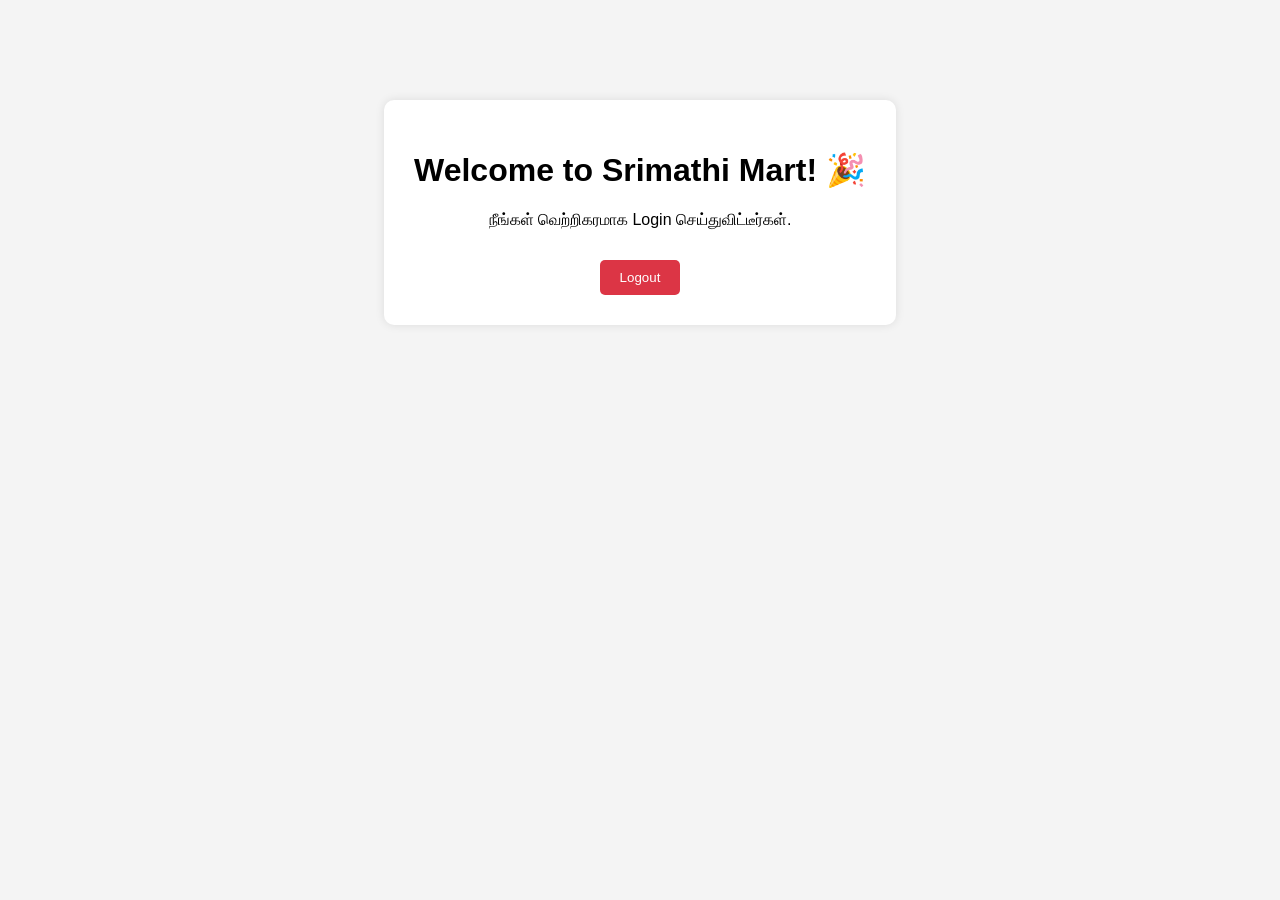
<file: index.html>
<!DOCTYPE html>
<html lang="en">
<head>
    <meta charset="UTF-8">
    <title>Dashboard</title>
    <style>
        body { font-family: Arial, sans-serif; text-align: center; margin-top: 100px; background-color: #f4f4f4; }
        .card { background: white; padding: 30px; display: inline-block; border-radius: 10px; box-shadow: 0 0 10px rgba(0,0,0,0.1); }
        button { padding: 10px 20px; background-color: #dc3545; color: white; border: none; border-radius: 5px; cursor: pointer; margin-top: 15px; }
    </style>
</head>
<body>

<div class="card">
    <h1>Welcome to Srimathi Mart! 🎉</h1>
    <p>நீங்கள் வெற்றிகரமாக Login செய்துவிட்டீர்கள்.</p>
    <button onclick="logout()">Logout</button>
</div>

<script>
    function logout() {
        window.location.href = "login.html";
    }
</script>

</body>
</html>
</file>
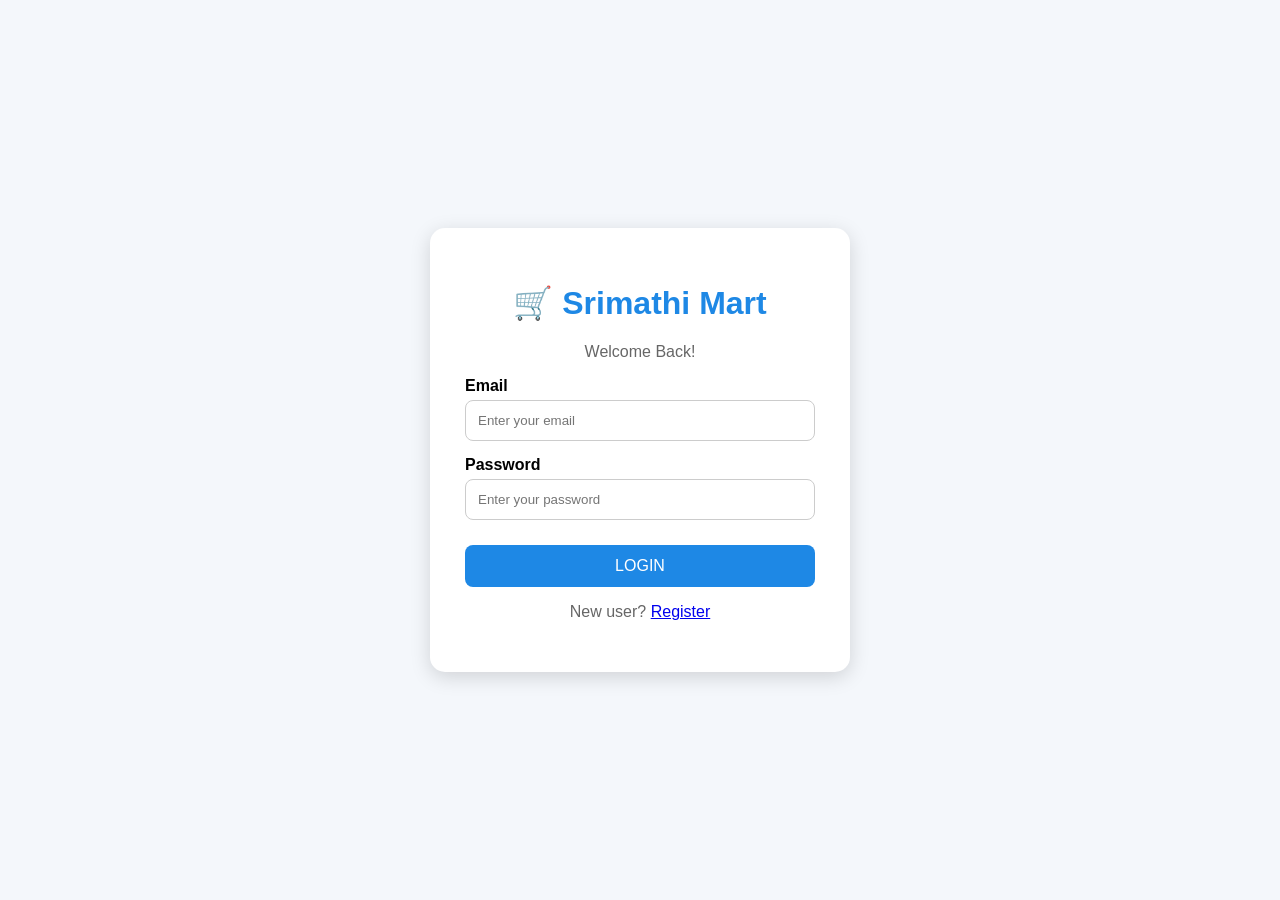
<file: login.html>
<!DOCTYPE html>
<html>

<head>
    <title>Srimathi Mart - Login</title>
    <link rel="stylesheet" href="style.css">
</head>

<body>

    <div class="login-box">

        <h1>🛒 Srimathi Mart</h1>

        <p>Welcome Back!</p>

        <label>Email</label>

        <input
            type="email"
            id="email"
            placeholder="Enter your email">

        <label>Password</label>

        <input
            type="password"
            id="password"
            placeholder="Enter your password">

        <button onclick="login()">
            LOGIN
        </button>

        <p>
            New user?
            <a href="register.html">Register</a>
        </p>

    </div>

    <script src="script.js"></script>

</body>

</html>
</file>
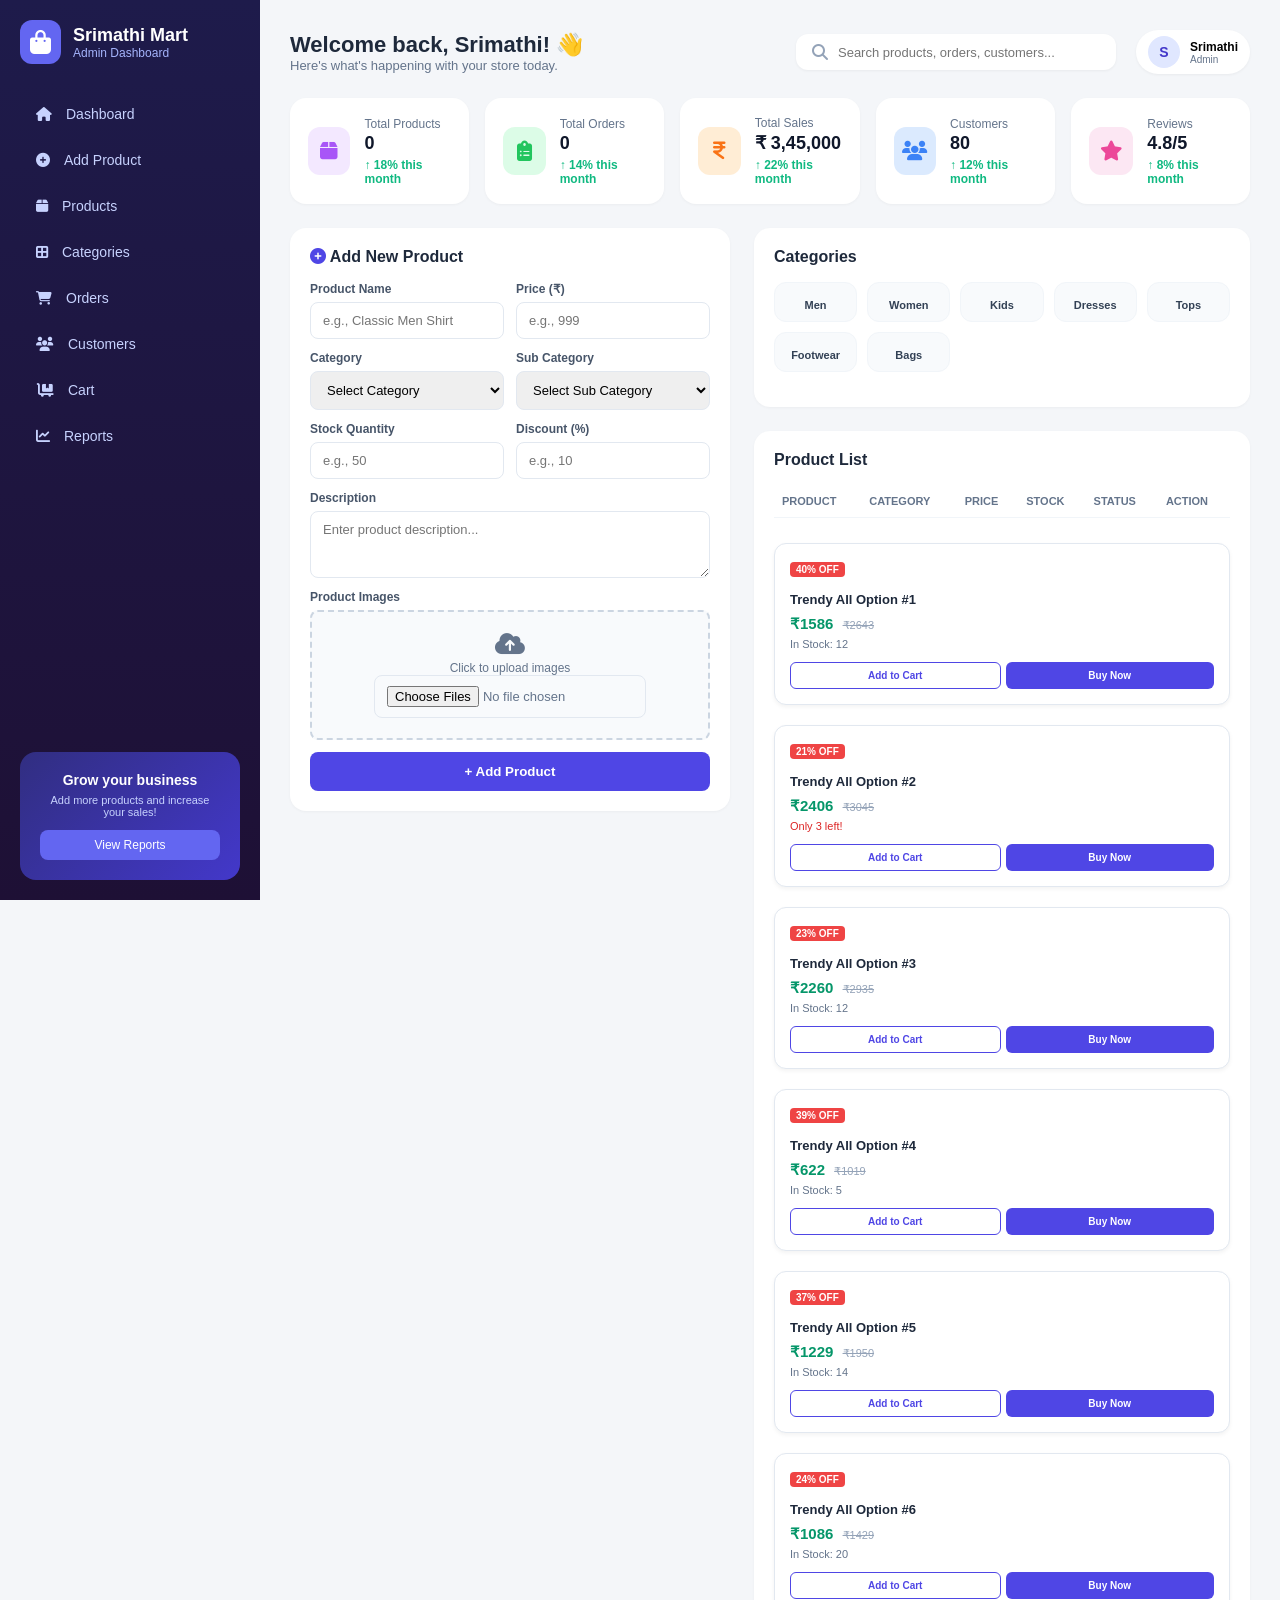
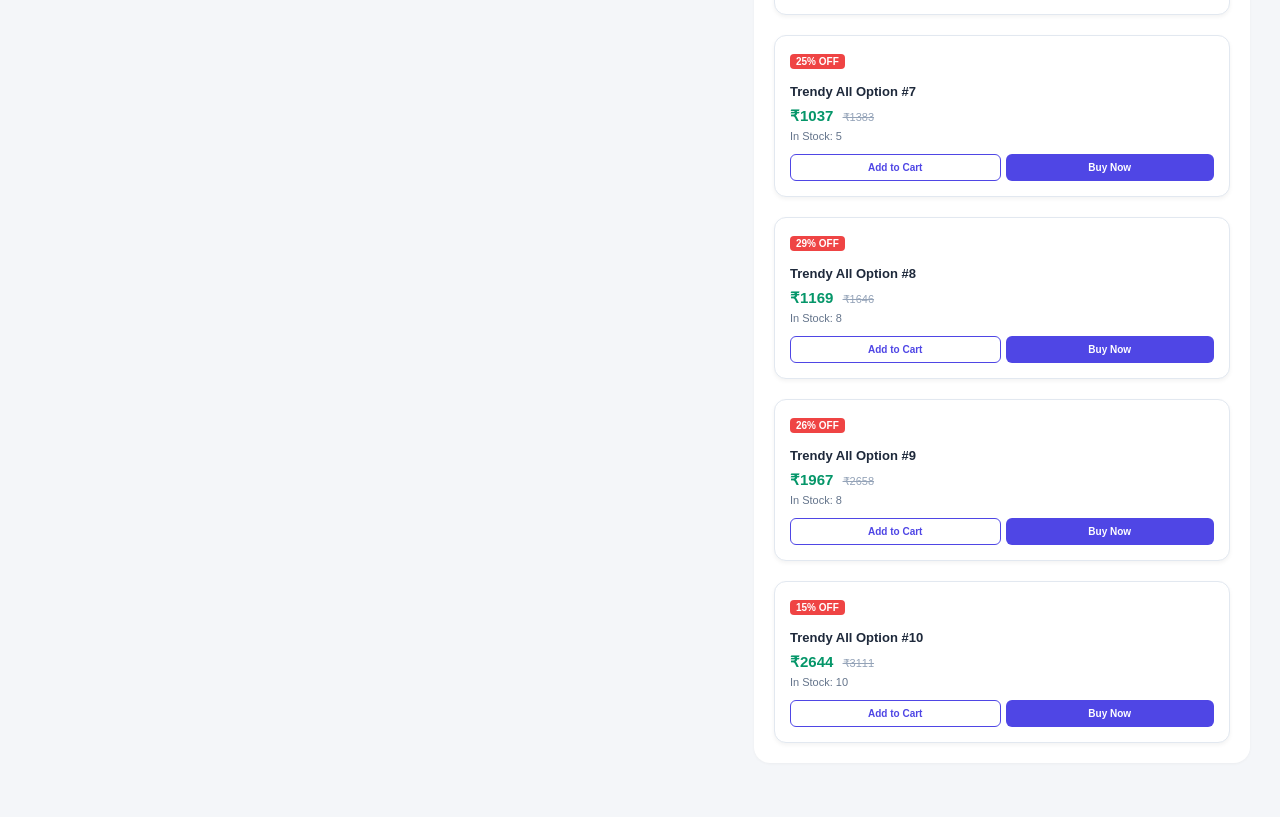
<file: src/main/resources/static/dashboard.html>
<!DOCTYPE html>
<html lang="en">
<head>
    <meta charset="UTF-8">
    <meta name="viewport" content="width=device-width, initial-scale=1.0">
    <title>Srimathi Mart - Admin Dashboard</title>
    <link href="https://cdnjs.cloudflare.com/ajax/libs/font-awesome/6.4.0/css/all.min.css" rel="stylesheet">
    <style>
        * {
            margin: 0;
            padding: 0;
            box-sizing: border-box;
            font-family: 'Segoe UI', Tahoma, Geneva, Verdana, sans-serif;
        }

        body {
            background-color: #f4f6f9;
            display: flex;
            min-height: 100vh;
        }

        /* Sidebar Styles */
        .sidebar {
            width: 260px;
            background: linear-gradient(180deg, #1e1b4b 0%, #1e1035 100%);
            color: #fff;
            padding: 20px;
            display: flex;
            flex-direction: column;
            justify-content: space-between;
            position: fixed;
            height: 100vh;
            overflow-y: auto;
        }

        .brand {
            display: flex;
            align-items: center;
            gap: 12px;
            margin-bottom: 30px;
        }

        .brand i {
            font-size: 24px;
            background: #6366f1;
            padding: 10px;
            border-radius: 12px;
        }

        .brand-text h2 { font-size: 18px; font-weight: 700; }
        .brand-text p { font-size: 12px; color: #a5b4fc; }

        .nav-menu {
            list-style: none;
            display: flex;
            flex-direction: column;
            gap: 6px;
        }

        .nav-item a {
            display: flex;
            align-items: center;
            gap: 14px;
            padding: 12px 16px;
            color: #c7d2fe;
            text-decoration: none;
            border-radius: 10px;
            font-size: 14px;
            transition: all 0.2s;
        }

        .nav-item.active a, .nav-item a:hover {
            background-color: #4f46e5;
            color: #fff;
        }

        .promo-card {
            background: linear-gradient(135deg, #312e81 0%, #4338ca 100%);
            padding: 20px;
            border-radius: 16px;
            text-align: center;
            margin-top: 20px;
        }

        .promo-card h4 { font-size: 14px; margin-bottom: 6px; }
        .promo-card p { font-size: 11px; color: #c7d2fe; margin-bottom: 12px; }
        .promo-card button {
            background: #6366f1;
            color: white;
            border: none;
            padding: 8px 16px;
            border-radius: 8px;
            font-size: 12px;
            cursor: pointer;
            width: 100%;
        }

        /* Main Content Styles */
.main-content {
    margin-left: 260px;
    flex: 1;
    padding: 30px;
}



        /* Header */
        .header {
            display: flex;
            justify-content: space-between;
            align-items: center;
            margin-bottom: 24px;
        }

        .welcome h1 { font-size: 22px; color: #1e293b; }
        .welcome p { font-size: 13px; color: #64748b; }

        .header-actions {
            display: flex;
            align-items: center;
            gap: 20px;
        }

        .search-bar {
            background: #fff;
            padding: 10px 16px;
            border-radius: 12px;
            display: flex;
            align-items: center;
            gap: 10px;
            box-shadow: 0 1px 3px rgba(0,0,0,0.05);
            width: 320px;
        }

        .search-bar input {
            border: none;
            outline: none;
            width: 100%;
            font-size: 13px;
        }

        .user-profile {
            display: flex;
            align-items: center;
            gap: 10px;
            background: #fff;
            padding: 6px 12px;
            border-radius: 30px;
            box-shadow: 0 1px 3px rgba(0,0,0,0.05);
        }

        .avatar {
            width: 32px;
            height: 32px;
            background: #e0e7ff;
            color: #4338ca;
            border-radius: 50%;
            display: flex;
            align-items: center;
            justify-content: center;
            font-weight: bold;
            font-size: 14px;
        }

        /* Metrics Grid */
        .metrics-grid {
            display: grid;
            grid-template-columns: repeat(5, 1fr);
            gap: 16px;
            margin-bottom: 24px;
        }

        .metric-card {
            background: #fff;
            padding: 18px;
            border-radius: 16px;
            display: flex;
            align-items: center;
            gap: 14px;
            box-shadow: 0 1px 3px rgba(0,0,0,0.04);
        }

        .metric-icon {
            width: 48px;
            height: 48px;
            border-radius: 12px;
            display: flex;
            align-items: center;
            justify-content: center;
            font-size: 20px;
        }

        .metric-info h3 { font-size: 18px; color: #0f172a; margin-top: 2px; }
        .metric-info p { font-size: 12px; color: #64748b; }
        .trend { font-size: 11px; margin-top: 4px; font-weight: 600; }
        .trend.up { color: #10b981; }

        /* Dashboard Grid Layout */
        .dashboard-grid {
            display: grid;
            grid-template-columns: 1fr 1.2fr;
            gap: 24px;
        }

        .card {
            background: #fff;
            border-radius: 16px;
            padding: 20px;
            box-shadow: 0 1px 3px rgba(0,0,0,0.04);
            margin-bottom: 24px;
        }

        .card-header {
            display: flex;
            justify-content: space-between;
            align-items: center;
            margin-bottom: 16px;
        }

        .card-header h3 { font-size: 16px; color: #1e293b; }

        /* Form Styling */
        .form-grid {
            display: grid;
            grid-template-columns: 1fr 1fr;
            gap: 12px;
        }

        .form-group {
            display: flex;
            flex-direction: column;
            gap: 6px;
        }

        .form-group.full { grid-column: span 2; }

        .form-group label { font-size: 12px; font-weight: 600; color: #475569; }

        .form-group input, .form-group select, .form-group textarea {
            padding: 10px 12px;
            border: 1px solid #e2e8f0;
            border-radius: 8px;
            font-size: 13px;
            outline: none;
        }

        .upload-box {
            border: 2px dashed #cbd5e1;
            border-radius: 8px;
            padding: 20px;
            text-align: center;
            color: #64748b;
            cursor: pointer;
            background: #f8fafc;
        }

        .btn-submit {
            background: #4f46e5;
            color: #fff;
            border: none;
            padding: 12px;
            border-radius: 8px;
            font-weight: 600;
            cursor: pointer;
            width: 100%;
            margin-top: 12px;
        }

        /* Category Grid */
        .category-grid {
            display: grid;
            grid-template-columns: repeat(5, 1fr);
            gap: 10px;
        }

        .cat-item {
            background: #f8fafc;
            border-radius: 12px;
            padding: 10px;
            text-align: center;
            border: 1px solid #f1f5f9;
        }

        .cat-item img {
            width: 100%;
            height: 60px;
            object-fit: contain;
            border-radius: 8px;
        }

        .cat-item p { font-size: 11px; font-weight: 600; margin-top: 6px; color: #334155; }

        /* Product Table */
        table {
            width: 100%;
            border-collapse: collapse;
        }

        th {
            text-align: left;
            font-size: 11px;
            color: #64748b;
            padding: 10px 8px;
            border-bottom: 1px solid #f1f5f9;
        }

        td {
            padding: 12px 8px;
            font-size: 13px;
            border-bottom: 1px solid #f8fafc;
        }

        .badge {
            padding: 4px 8px;
            border-radius: 12px;
            font-size: 11px;
            font-weight: 600;
        }

        .badge-active { background: #dcfce7; color: #15803d; }
        .badge-cat { background: #e0e7ff; color: #4338ca; }
    </style>
</head>
<body>

    <!-- Sidebar -->
    <div class="sidebar">
        <div>
            <div class="brand">
                <i class="fa-solid fa-bag-shopping"></i>
                <div class="brand-text">
                    <h2>Srimathi Mart</h2>
                    <p>Admin Dashboard</p>
                </div>
            </div>
           <ul class="nav-menu">
    <li class="nav-item active"><a href="#" onclick="switchTab(event, 'all')"><i class="fa-solid fa-house"></i> Dashboard</a></li>
    <li class="nav-item"><a href="#" onclick="switchTab(event, 'add-product')"><i class="fa-solid fa-circle-plus"></i> Add Product</a></li>
    <li class="nav-item"><a href="#" onclick="switchTab(event, 'products')"><i class="fa-solid fa-box"></i> Products</a></li>
    <li class="nav-item"><a href="#" onclick="switchTab(event, 'categories')"><i class="fa-solid fa-border-all"></i> Categories</a></li>
    <li class="nav-item"><a href="#" onclick="switchTab(event, 'orders')"><i class="fa-solid fa-cart-shopping"></i> Orders</a></li>
    <li class="nav-item"><a href="#" onclick="switchTab(event, 'customers')"><i class="fa-solid fa-users"></i> Customers</a></li>
    <li class="nav-item"><a href="#" onclick="switchTab(event, 'cart')"><i class="fa-solid fa-cart-flatbed"></i> Cart</a></li>
    <li class="nav-item"><a href="#" onclick="switchTab(event, 'reports')"><i class="fa-solid fa-chart-line"></i> Reports</a></li>
</ul>
        </div>

        <div class="promo-card">
            <h4>Grow your business</h4>
            <p>Add more products and increase your sales!</p>
            <button>View Reports</button>
        </div>
    </div>

    <!-- Main Content -->
    <div class="main-content">
        <!-- Top Bar -->
        <div class="header">
            <div class="welcome">
                <h1>Welcome back, Srimathi! 👋</h1>
                <p>Here's what's happening with your store today.</p>
            </div>
            <div class="header-actions">
                <div class="search-bar">
                    <i class="fa-solid fa-magnifying-glass" style="color:#94a3b8"></i>
                    <input type="text"
    id="globalSearch"
    placeholder="Search products, orders, customers..."
    oninput="globalSearch()">
                </div>
                <div class="user-profile">
                    <div class="avatar">S</div>
                    <div>
                        <p style="font-size: 12px; font-weight: bold;">Srimathi</p>
                        <p style="font-size: 10px; color: #64748b;">Admin</p>
                    </div>
                </div>
            </div>
        </div>

        <!-- Metric Cards -->
        <div class="metrics-grid">
            <div class="metric-card">
                <div class="metric-icon" style="background: #f3e8ff; color: #a855f7;"><i class="fa-solid fa-box"></i></div>
                <div class="metric-info">
                    <p>Total Products</p>
                    <h3 id="totalProducts">0</h3>
                    <p class="trend up">↑ 18% this month</p>
                </div>
            </div>
            <div class="metric-card">
                <div class="metric-icon" style="background: #dcfce7; color: #22c55e;"><i class="fa-solid fa-clipboard-list"></i></div>
                <div class="metric-info">
                    <p>Total Orders</p>
                    <h3 id="totalOrders">0</h3>
                    <p class="trend up">↑ 14% this month</p>
                </div>
            </div>
            <div class="metric-card">
                <div class="metric-icon" style="background: #ffedd5; color: #f97316;"><i class="fa-solid fa-indian-rupee-sign"></i></div>
                <div class="metric-info">
                    <p>Total Sales</p>
<h3 id="totalSales">₹ 3,45,000</h3>
                    <p class="trend up">↑ 22% this month</p>
                </div>
            </div>
            <div class="metric-card">
                <div class="metric-icon" style="background: #dbeafe; color: #3b82f6;"><i class="fa-solid fa-users"></i></div>
                <div class="metric-info">
                    <p>Customers</p>
                    <h3 id="totalCustomers">80</h3>
                    <p class="trend up">↑ 12% this month</p>
                </div>
            </div>
            <div class="metric-card">
                <div class="metric-icon" style="background: #fce7f3; color: #ec4899;"><i class="fa-solid fa-star"></i></div>
                <div class="metric-info">
                    <p>Reviews</p>
                    <h3>4.8/5</h3>
                    <p class="trend up">↑ 8% this month</p>
                </div>
            </div>
        </div>

        <!-- Dashboard Main Grid -->
        <div class="dashboard-grid">
            <!-- Left Column: Add Product & Cart -->
            <div>
                <div class="card" id="add-product-card">
                    <div class="card-header">
                        <h3><i class="fa-solid fa-plus-circle" style="color: #4f46e5;"></i> Add New Product</h3>
                    </div>
                    <form id="productForm">
                        <div class="form-grid">
                            <div class="form-group">
                                <label>Product Name</label>
                                <input type="text" id="pName" placeholder="e.g., Classic Men Shirt" required>
                            </div>
                            <div class="form-group">
                                <label>Price (₹)</label>
                                <input type="number" id="pPrice" placeholder="e.g., 999" required>
                            </div>
                            <div class="form-group">
                                <label>Category</label>
                                <select id="pCategory">
                                    <option>Select Category</option>
                                    <option value="Men">Men</option>
                                    <option value="Women">Women</option>
                                    <option value="Kids">Kids</option>
                                    <option value="Dresses">Dresses</option>
                                </select>
                            </div>
                            <div class="form-group">
                                <label>Sub Category</label>
                                <select>
                                    <option>Select Sub Category</option>
                                </select>
                            </div>
                            <div class="form-group">
                                <label>Stock Quantity</label>
                                <input type="number" id="pStock" placeholder="e.g., 50" required>
                            </div>
                            <div class="form-group">
                                <label>Discount (%)</label>
                                <input type="number" id="pDiscount" placeholder="e.g., 10">
                            </div>
                            <div class="form-group full">
                                <label>Description</label>
                                <textarea id="pDesc" rows="3" placeholder="Enter product description..."></textarea>
                            </div>
                            <div class="form-group full">
                                <label>Product Images</label>
                                <div class="upload-box">
                                    <i class="fa-solid fa-cloud-arrow-up" style="font-size: 24px;"></i>
                                    <p style="font-size: 12px; margin-top: 4px;">Click to upload images</p>
                                    <input type="file" id="pImage" accept="image/*" multiple>
                                </div>
                            </div>
                        </div>
                        <button type="submit" class="btn-submit">+ Add Product</button>
                    </form>
                </div>

                <!-- My Shopping Cart -->
               <div class="card" id="cart-section">
                    <div class="card-header">
                        <h3><i class="fa-solid fa-cart-shopping" style="color: #4f46e5;"></i> My Shopping Cart</h3>
                    </div>
                    <div id="cartList">
                        <p style="color: #64748b; font-size: 13px;">Cart Details loading...</p>
                    </div>
                </div>
            </div>

            <!-- Right Column: Categories & Product List -->
            <div>
                <!-- Categories -->
                <div class="card" id="categories-card">
                    <div class="card-header">
                        <h3>Categories</h3>
                    </div>
                    <div class="category-grid">
    <div class="cat-item" onclick="filterByCategory('Men')"><p>Men</p></div>
    <div class="cat-item" onclick="filterByCategory('Women')"><p>Women</p></div>
    <div class="cat-item" onclick="filterByCategory('Kids')"><p>Kids</p></div>
    <div class="cat-item" onclick="filterByCategory('Dresses')"><p>Dresses</p></div>
    <div class="cat-item" onclick="filterByCategory('Tops')"><p>Tops</p></div>
    <div class="cat-item" onclick="filterByCategory('Footwear')"><p>Footwear</p></div>
    <div class="cat-item" onclick="filterByCategory('Bags')"><p>Bags</p></div>
</div>
<!-- Sub-categories: 10 கேட்டகரிகளுக்கான முழு HTML கோடு -->
<div id="sub-category-container" style="margin-top: 15px;">

    <!-- 1. Men Sub-categories -->
    <div id="sub-Men" class="sub-group" style="display: none; gap: 8px; flex-wrap: wrap;">
        <button class="sub-btn active-sub" onclick="filterBySubCategory('Men', 'All')">All Men</button>
        <button class="sub-btn" onclick="filterBySubCategory('Men', 'Shirts')">Shirts</button>
        <button class="sub-btn" onclick="filterBySubCategory('Men', 'T-Shirts')">T-Shirts</button>
        <button class="sub-btn" onclick="filterBySubCategory('Men', 'Jeans')">Jeans</button>
        <button class="sub-btn" onclick="filterBySubCategory('Men', 'Trousers')">Trousers</button>
        <button class="sub-btn" onclick="filterBySubCategory('Men', 'Footwear')">Footwear</button>
    </div>

    <!-- 2. Women Sub-categories -->
    <div id="sub-Women" class="sub-group" style="display: none; gap: 8px; flex-wrap: wrap;">
        <button class="sub-btn active-sub" onclick="filterBySubCategory('Women', 'All')">All Women</button>
        <button class="sub-btn" onclick="filterBySubCategory('Women', 'Dresses')">Dresses</button>
        <button class="sub-btn" onclick="filterBySubCategory('Women', 'Tops')">Tops</button>
        <button class="sub-btn" onclick="filterBySubCategory('Women', 'Kurtis')">Kurtis</button>
        <button class="sub-btn" onclick="filterBySubCategory('Women', 'Sarees')">Sarees</button>
        <button class="sub-btn" onclick="filterBySubCategory('Women', 'Bags')">Bags</button>
    </div>

    <!-- 3. Kids Sub-categories -->
    <div id="sub-Kids" class="sub-group" style="display: none; gap: 8px; flex-wrap: wrap;">
        <button class="sub-btn active-sub" onclick="filterBySubCategory('Kids', 'All')">All Kids</button>
        <button class="sub-btn" onclick="filterBySubCategory('Kids', 'Boys')">Boys Clothing</button>
        <button class="sub-btn" onclick="filterBySubCategory('Kids', 'Girls')">Girls Clothing</button>
        <button class="sub-btn" onclick="filterBySubCategory('Kids', 'Toys')">Toys</button>
        <button class="sub-btn" onclick="filterBySubCategory('Kids', 'Footwear')">Kids Footwear</button>
    </div>

    <!-- 4. Dresses Sub-categories -->
    <div id="sub-Dresses" class="sub-group" style="display: none; gap: 8px; flex-wrap: wrap;">
        <button class="sub-btn active-sub" onclick="filterBySubCategory('Dresses', 'All')">All Dresses</button>
        <button class="sub-btn" onclick="filterBySubCategory('Dresses', 'Casual')">Casual Dresses</button>
        <button class="sub-btn" onclick="filterBySubCategory('Dresses', 'Party')">Party Dresses</button>
        <button class="sub-btn" onclick="filterBySubCategory('Dresses', 'Maxi')">Maxi Dresses</button>
    </div>

    <!-- 5. Tops Sub-categories -->
    <div id="sub-Tops" class="sub-group" style="display: none; gap: 8px; flex-wrap: wrap;">
        <button class="sub-btn active-sub" onclick="filterBySubCategory('Tops', 'All')">All Tops</button>
        <button class="sub-btn" onclick="filterBySubCategory('Tops', 'T-Shirts')">T-Shirts</button>
        <button class="sub-btn" onclick="filterBySubCategory('Tops', 'Shirts')">Shirts</button>
        <button class="sub-btn" onclick="filterBySubCategory('Tops', 'Crop Tops')">Crop Tops</button>
        <button class="sub-btn" onclick="filterBySubCategory('Tops', 'Tunics')">Tunics</button>
    </div>

    <!-- 6. Bottoms Sub-categories -->
    <div id="sub-Bottoms" class="sub-group" style="display: none; gap: 8px; flex-wrap: wrap;">
        <button class="sub-btn active-sub" onclick="filterBySubCategory('Bottoms', 'All')">All Bottoms</button>
        <button class="sub-btn" onclick="filterBySubCategory('Bottoms', 'Jeans')">Jeans</button>
        <button class="sub-btn" onclick="filterBySubCategory('Bottoms', 'Trousers')">Trousers</button>
        <button class="sub-btn" onclick="filterBySubCategory('Bottoms', 'Shorts')">Shorts</button>
        <button class="sub-btn" onclick="filterBySubCategory('Bottoms', 'Skirts')">Skirts</button>
    </div>

    <!-- 8. Footwear Sub-categories -->
    <div id="sub-Footwear" class="sub-group" style="display: none; gap: 8px; flex-wrap: wrap;">
        <button class="sub-btn active-sub" onclick="filterBySubCategory('Footwear', 'All')">All Footwear</button>
        <button class="sub-btn" onclick="filterBySubCategory('Footwear', 'Casual')">Casual Shoes</button>
        <button class="sub-btn" onclick="filterBySubCategory('Footwear', 'Formal')">Formal Shoes</button>
        <button class="sub-btn" onclick="filterBySubCategory('Footwear', 'Sports')">Sports Shoes</button>
        <button class="sub-btn" onclick="filterBySubCategory('Footwear', 'Heels')">Heels & Flats</button>
    </div>

    <!-- 9. Bags Sub-categories -->
    <div id="sub-Bags" class="sub-group" style="display: none; gap: 8px; flex-wrap: wrap;">
        <button class="sub-btn active-sub" onclick="filterBySubCategory('Bags', 'All')">All Bags</button>
        <button class="sub-btn" onclick="filterBySubCategory('Bags', 'Handbags')">Handbags</button>
        <button class="sub-btn" onclick="filterBySubCategory('Bags', 'Backpacks')">Backpacks</button>
        <button class="sub-btn" onclick="filterBySubCategory('Bags', 'Wallets')">Wallets</button>
        <button class="sub-btn" onclick="filterBySubCategory('Bags', 'Sling Bags')">Sling Bags</button>
    </div>

    

</div>



                </div>

                <!-- Product List -->
               <div class="card" id="products-card">
                    <div class="card-header">
                        <h3>Product List</h3>
                    </div>
                    <table>
                        <thead>
                            <tr>
                                <th>PRODUCT</th>
                                <th>CATEGORY</th>
                                <th>PRICE</th>
                                <th>STOCK</th>
                                <th>STATUS</th>
                                <th>ACTION</th>
                            </tr>
                        </thead>
                        <tbody id="productList">
                            <!-- Backend Data directly inserts here -->
                        </tbody>
                    </table>
                    <!-- பொருட்களின் போட்டோ கார்டுகள் வந்து உட்காரும் இடம் -->
<div id="product-cards-container" style="display: grid; grid-template-columns: repeat(auto-fill, minmax(220px, 1fr)); gap: 20px; margin-top: 25px;"></div>

                </div>
            </div>
        </div>
    </div>
   <!-- Products Section (Products Tab கிளிக் செய்யும்போது இதுதான் தெரியும்) -->
<div id="products" class="tab-content" style="display: none;">
    <h2>All Products</h2>
    <table border="1" style="width: 100%; border-collapse: collapse; margin-top: 15px;">
        <thead>
            <tr style="background-color: #f2f2f2;">
                <th>ID</th>
                <th>Name</th>
                <th>Category</th>
                <th>Price (₹)</th>
                <th>Stock</th>
            </tr>
        </thead>
        <tbody id="productList2">
            <!-- JavaScript மூலம் Products விவரங்கள் இங்கே சேர்க்கப்படும் -->
        </tbody>
    </table>
</div>

<!-- ORDERS SECTION -->
<div id="orders" class="tab-content" style="display: none;">

    <div class="card" style="padding: 25px;">

        <div style="display:flex; justify-content:space-between; align-items:center; margin-bottom:20px;">
            <div>
                <h2 style="margin:0;">Orders</h2>
                <p style="color:#64748b; margin-top:5px;">
                    Manage all customer orders
                </p>
            </div>

            <div>
                <span class="badge badge-active">
                    All Orders
                </span>
            </div>
        </div>

        <div style="overflow-x:auto;">

            <table style="width:100%; border-collapse:collapse;">

                <thead>
                    <tr>
                        <th>Order ID</th>
                        <th>Customer</th>
                        <th>Product</th>
                        <th>Total</th>
                        <th>Date</th>
                        <th>Payment</th>
                        <th>Status</th>
                        <th>Action</th>
                    </tr>
                </thead>

                <tbody id="ordersList">

                    <tr>
                        <td>#ORD001</td>
                        <td>Sample Customer</td>
                        <td>Sample Product</td>
                        <td>₹999</td>
                        <td>17 Sep 2026</td>
                        <td>Paid</td>
                        <td>
                            <span class="badge badge-active">
                                Delivered
                            </span>
                        </td>
                    </tr>

                </tbody>

            </table>

        </div>

    </div>

</div>

<!-- CUSTOMERS SECTION -->
<div id="customers" class="tab-content" style="display: none;">

    <div class="card" style="padding: 25px;">

        <!-- Customer Header -->
        <div style="display:flex; justify-content:space-between; align-items:center; margin-bottom:20px;">

            <div>
                <h2 style="margin:0;">Customers</h2>

                <p style="color:#64748b; margin-top:5px;">
                    Manage registered customers
                </p>
            </div>

            <!-- ADD CUSTOMER BUTTON -->
            <button onclick="showAddCustomerForm()"
                style="
                    background:#4f46e5;
                    color:white;
                    border:none;
                    padding:10px 16px;
                    border-radius:8px;
                    cursor:pointer;
                    font-weight:600;
                ">
                + Add Customer
            </button>

        </div>


        <!-- ADD CUSTOMER FORM -->
        <div id="addCustomerForm"
            style="
                display:none;
                background:#f8fafc;
                padding:20px;
                border-radius:12px;
                margin-bottom:20px;
                border:1px solid #e2e8f0;
            ">

            <h3 style="margin-bottom:15px;">
                Add New Customer
            </h3>

            <div style="
                display:grid;
                grid-template-columns:1fr 1fr;
                gap:12px;
            ">

                <input
                    type="text"
                    id="customerName"
                    placeholder="Customer Name"
                    style="padding:10px; border:1px solid #e2e8f0; border-radius:8px;"
                >

                <input
                    type="email"
                    id="customerEmail"
                    placeholder="Email Address"
                    style="padding:10px; border:1px solid #e2e8f0; border-radius:8px;"
                >

                <input
                    type="text"
                    id="customerPhone"
                    placeholder="Phone Number"
                    style="padding:10px; border:1px solid #e2e8f0; border-radius:8px;"
                >

                <input
                    type="text"
                    id="customerAddress"
                    placeholder="Address"
                    style="padding:10px; border:1px solid #e2e8f0; border-radius:8px;"
                >

            </div>

            <div style="display:flex; gap:10px; margin-top:15px;">

                <button onclick="addCustomer()"
                    style="
                        background:#4f46e5;
                        color:white;
                        border:none;
                        padding:10px 20px;
                        border-radius:8px;
                        cursor:pointer;
                        font-weight:600;
                    ">
                    Add Customer
                </button>

                <button onclick="hideAddCustomerForm()"
                    style="
                        background:#e2e8f0;
                        color:#334155;
                        border:none;
                        padding:10px 20px;
                        border-radius:8px;
                        cursor:pointer;
                    ">
                    Cancel
                </button>

            </div>

        </div>


        <!-- CUSTOMER TABLE -->
        <div style="overflow-x:auto;">

            <table style="width:100%; border-collapse:collapse;">

                <thead>
                    <tr>
                        <th>Customer ID</th>
                        <th>Name</th>
                        <th>Email</th>
                        <th>Phone</th>
                        <th>Total Orders</th>
                        <th>Total Spent</th>
                        <th>Status</th>
                        <th>Action</th>
                    </tr>
                </thead>

                <tbody id="customersList">
                    <!-- Customers will appear here -->
                </tbody>

            </table>

        </div>

    </div>

</div>

<!-- REPORTS SECTION -->
<div id="reports" class="tab-content" style="display: none;">

    <div class="card" style="padding: 25px;">

        <h2>Reports</h2>

        <p style="color:#64748b; margin-bottom:20px;">
            View sales and business reports
        </p>

        <div style="display:grid; grid-template-columns:repeat(auto-fit, minmax(180px, 1fr)); gap:20px;">

            <div class="card" style="padding:20px;">
                <p style="color:#64748b;">Total Sales</p>
                <h2 id="reportSales">₹0</h2>
            </div>

            <div class="card" style="padding:20px;">
                <p style="color:#64748b;">Total Orders</p>
                <h2 id="reportOrders">0</h2>
            </div>

            <div class="card" style="padding:20px;">
                <p style="color:#64748b;">Total Customers</p>
                <h2 id="reportCustomers">0</h2>
            </div>

            <div class="card" style="padding:20px;">
                <p style="color:#64748b;">Total Products</p>
                <h2 id="reportProducts">0</h2>
            </div>

        </div>

        <div style="margin-top:25px;">

            <h3>Sales Summary</h3>

            <table style="width:100%; border-collapse:collapse; margin-top:15px;">

                <thead>
                    <tr>
                        <th>Report</th>
                        <th>Value</th>
                    </tr>
                </thead>

                <tbody>
                    <tr>
                        <td>Total Revenue</td>
                        <td id="totalRevenue">₹0</td>
                    </tr>

                    <tr>
                        <td>Completed Orders</td>
                        <td id="completedOrders">0</td>
                    </tr>

                    <tr>
                        <td>Pending Orders</td>
                        <td id="pendingOrders">0</td>
                    </tr>
                </tbody>

            </table>

        </div>

    </div>

</div>

  <!-- dashboard.html-ன் கடைசியில் </body> -க்கு மேலே சேர்க்கவும் -->
    <script>
        function switchTab(event, tabName) {
    if (event) event.preventDefault();

    // Active sidebar item
    let navItems = document.querySelectorAll('.nav-menu li');
    navItems.forEach(item => item.classList.remove('active'));

    if (event && event.currentTarget) {
        event.currentTarget.parentElement.classList.add('active');
    }

    // Get all sections
    let addProductCard = document.getElementById('add-product-card');
    let categoriesCard = document.getElementById('categories-card');
    let productsCard = document.getElementById('products-card');
    let productsTab = document.getElementById('products');

    let cartSection = document.getElementById('cart-section');
    let ordersSection = document.getElementById('orders');
    let customersSection = document.getElementById('customers');
    let reportsSection = document.getElementById('reports');

    // Hide everything first
    if (addProductCard) addProductCard.style.display = 'none';
    if (categoriesCard) categoriesCard.style.display = 'none';
    if (productsCard) productsCard.style.display = 'none';
    if (productsTab) productsTab.style.display = 'none';
    if (cartSection) cartSection.style.display = 'none';
    if (ordersSection) ordersSection.style.display = 'none';
    if (customersSection) customersSection.style.display = 'none';
    if (reportsSection) reportsSection.style.display = 'none';


    // =========================
    // DASHBOARD
    // =========================
    if (tabName === 'all') {

        if (addProductCard) addProductCard.style.display = 'block';
        if (categoriesCard) categoriesCard.style.display = 'block';
        if (productsCard) productsCard.style.display = 'block';

        filterByCategory('All');
    }


    // =========================
    // ADD PRODUCT
    // =========================
    else if (tabName === 'add-product') {

        if (addProductCard) addProductCard.style.display = 'block';
    }


    // =========================
    // PRODUCTS
    // =========================
    else if (tabName === 'products') {

        if (productsTab) productsTab.style.display = 'block';

        filterByCategory('All');
    }


    // =========================
    // CATEGORIES
    // =========================
    else if (tabName === 'categories') {

        if (categoriesCard) categoriesCard.style.display = 'block';
        if (productsCard) productsCard.style.display = 'block';
    }


    // =========================
    // CART
    // =========================
    else if (tabName === 'cart') {

        if (cartSection) {
            cartSection.style.display = 'block';
        }

        displayCart();
    }


    // =========================
    // ORDERS
    // =========================
    else if (tabName === 'orders') {

        if (ordersSection) {
            ordersSection.style.display = 'block';
        }
        displayOrders();
        updateTotalOrders();
    }


    // =========================
    // CUSTOMERS
    // =========================
    else if (tabName === 'customers') {

        if (customersSection) {
            customersSection.style.display = 'block';
        }
    }


    // =========================
    // REPORTS
    // =========================
    else if (tabName === 'reports') {

        if (reportsSection) {
            reportsSection.style.display = 'block';
        }
    }
}

// 1. Sub-categories டேட்டா
const subCategoriesData = {
    'Men': ['Shirts', 'T-Shirts', 'Jeans', 'Jackets', 'Footwear', 'Watches'],
    'Women': ['Dresses', 'Tops & Tees', 'Kurtis', 'Sarees', 'Jeans & Jeggings', 'Skirts', 'Handbags', 'Footwear'],
    'Kids': ['Boys Clothing', 'Girls Clothing', 'Toys', 'Kids Footwear', 'School Supplies'],
    'Dresses': ['Casual Dresses', 'Party Dresses', 'Maxi Dresses'],
    'Tops': ['T-Shirts', 'Casual Shirts', 'Formal Shirts', 'Crop Tops'],
    'Footwear': ['Casual Shoes', 'Formal Shoes', 'Sports Shoes', 'Sandals & Floaters', 'Heels & Flats', 'Flip Flops'],
    'Bags': ['Handbags', 'Backpacks', 'Wallets', 'Sling Bags']
};

// 2. Main Category கிளிக் செய்யும் போது Sub-category காட்டுவது & Filter செய்வது
async function filterByCategory(category) {
    renderSubCategories(category);
    await filterBySubCategory(category, 'All');
}

// Sub-category பட்டன்களை திரையில் உருவாக்குதல்
function renderSubCategories(mainCategory) {
    const container = document.getElementById('sub-category-container');
    if (!container) return;

    container.innerHTML = '';

    let subs = subCategoriesData[mainCategory];
    if (subs && subs.length > 0) {
        let allBtn = `<button onclick="filterBySubCategory('${mainCategory}', 'All')" style="padding: 6px 14px; border-radius: 20px; border: 1px solid #4f46e5; background: #4f46e5; color: white; cursor: pointer; font-size: 13px;">All ${mainCategory}</button>`;
        container.innerHTML += allBtn;

        subs.forEach(sub => {
            let btn = `<button onclick="filterBySubCategory('${mainCategory}', '${sub}')" style="padding: 6px 14px; border-radius: 20px; border: 1px solid #cbd5e1; background: #f8fafc; color: #334155; cursor: pointer; font-size: 13px; margin-left: 5px;">${sub}</button>`;
            container.innerHTML += btn;
        });
    }
}

// 3. Pexels API மூலமாகப் படங்களை தானாகப் பெறும் ஃபங்ஷன்
// (குறிப்பு: உங்களிடம் Pexels API Key இருந்தால் 'YOUR_PEXELS_API_KEY' இடத்தில் போடலாம்)
const PEXELS_API_KEY = 'YOUR_PEXELS_API_KEY'; 

async function fetchAccurateImages(query, count = 10) {
    // API Key இல்லை என்றால் லோக்கல் படங்களுக்கு பதிலாக துல்லியமான Pexels Web Images-ஐப் பயன்படுத்தும் Fallback
    if (!PEXELS_API_KEY || PEXELS_API_KEY === 'YOUR_PEXELS_API_KEY') {
        let images = [];
        for (let i = 1; i <= count; i++) {
            // Unsplash Source Search மூலம் துல்லியமான தேடல்
            images.push(`https://source.unsplash.com/400x300/?${encodeURIComponent(query)},clothing&sig=${i}`);
        }
        return images;
    }

    try {
        const response = await fetch(`https://api.pexels.com/v1/search?query=${encodeURIComponent(query)}&per_page=${count}`, {
            headers: {
                Authorization: PEXELS_API_KEY
            }
        });
        const data = await response.json();
        if (data.photos && data.photos.length > 0) {
            return data.photos.map(photo => photo.src.medium);
        }
    } catch (error) {
        console.error("Image fetch error:", error);
    }
    
    // API பிழை வந்தால் Default Backup Image
    return Array(count).fill('https://picsum.photos/400/300?fashion');
}

// 4. சப்-கேட்டகிரி கிளிக் செய்ததும் சரியாக 10 பொருட்களைக் காட்டும் ஃபங்ஷன்
// Sub-category click செய்ததும் photo இல்லாமல் 10 products காட்டும் function
async function filterBySubCategory(mainCategory, subCategory) {

    let cardsContainer =
        document.getElementById('product-cards-container');

    if (!cardsContainer) return;

    cardsContainer.innerHTML = '';

    let searchQuery =
        subCategory === 'All' ? mainCategory : subCategory;

    // 10 products காட்டுதல்
    for (let i = 0; i < 10; i++) {

        let originalPrice =
            Math.floor(Math.random() * 2500) + 999;

        let discountPercent =
            Math.floor(Math.random() * 30) + 15;

        let discountedPrice =
            Math.round(
                originalPrice -
                (originalPrice * discountPercent / 100)
            );

        let stockCount =
            Math.floor(Math.random() * 20) + 1;

        let cardHTML = `
            <div style="
                border: 1px solid #e2e8f0;
                border-radius: 12px;
                padding: 15px;
                background: #ffffff;
                position: relative;
                box-shadow: 0 2px 4px rgba(0,0,0,0.05);
            ">

                <span style="
                    background: #ef4444;
                    color: white;
                    padding: 2px 6px;
                    border-radius: 4px;
                    font-size: 10px;
                    font-weight: bold;
                ">
                    ${discountPercent}% OFF
                </span>

                <h4 style="
                    font-size: 13px;
                    margin: 15px 0 8px;
                    color: #1e293b;
                ">
                    Trendy ${searchQuery} Option #${i + 1}
                </h4>

                <div style="margin-bottom: 5px;">
                    <span style="
                        font-size: 15px;
                        font-weight: bold;
                        color: #059669;
                    ">
                        ₹${discountedPrice}
                    </span>

                    <span style="
                        font-size: 11px;
                        color: #94a3b8;
                        text-decoration: line-through;
                        margin-left: 5px;
                    ">
                        ₹${originalPrice}
                    </span>
                </div>

                <div style="
                    font-size: 11px;
                    color: ${stockCount < 5 ? '#dc2626' : '#64748b'};
                    margin-bottom: 12px;
                    font-weight: 500;
                ">
                    ${
                        stockCount < 5
                            ? `Only ${stockCount} left!`
                            : `In Stock: ${stockCount}`
                    }
                </div>

                <div style="
                    display: flex;
                    gap: 5px;
                ">

                    <button
                        onclick="addToCart('${searchQuery} #${i + 1}')"
                        style="
                            flex: 1;
                            padding: 7px 0;
                            border: 1px solid #4f46e5;
                            background: white;
                            color: #4f46e5;
                            border-radius: 6px;
                            font-size: 10px;
                            font-weight: 600;
                            cursor: pointer;
                        "
                    >
                        Add to Cart
                    </button>

                    <button
                        onclick="buyNow('${searchQuery} #${i + 1}', ${discountedPrice})"
                        style="
                            flex: 1;
                            padding: 7px 0;
                            border: none;
                            background: #4f46e5;
                            color: white;
                            border-radius: 6px;
                            font-size: 10px;
                            font-weight: 600;
                            cursor: pointer;
                        "
                    >
                        Buy Now
                    </button>

                </div>

            </div>
        `;

        cardsContainer.innerHTML += cardHTML;
    }
}

        // API அல்லது Local Table-ஐ Filter செய்யும் கம்பைன்ட் Function
        async function fetchAndFilterProducts(category) {
            let productTableBody = document.getElementById('productList');
            let productList2 = document.getElementById('productList2');

            if (productTableBody) productTableBody.innerHTML = '';
            if (productList2) productList2.innerHTML = '';

            try {
                let url = (category && category !== 'All') 
                    ? `/api/products/category/${category}` 
                    : '/api/products';

                const response = await fetch(url);
                
                if (response.ok) {
                    const products = await response.json();
                    
                    if (products.length === 0) {
                        showNoDataMsg(category);
                        return;
                    }

                    products.forEach(p => appendRowToTables(p));
                } else {
                    filterTableLocally(category);
                }
            } catch (error) {
                console.log('Fallback to local filtering:', error);
                filterTableLocally(category);
            }
        }

        function appendRowToTables(p) {
            let productTableBody = document.getElementById('productList');
            let productList2 = document.getElementById('productList2');

            let row1 = `
                <tr>
                    <td><b>${p.name}</b></td>
                    <td><span class="badge badge-cat">${p.category || 'N/A'}</span></td>
                    <td>₹ ${p.price}</td>
                    <td>${p.stock || 10}</td>
                    <td><span class="badge badge-active">Active</span></td>
                    <td>
                        <button onclick="deleteProductFromDb(${p.id})" style="border:none; background:none; color:#ef4444; cursor:pointer;" title="Delete">
                            <i class="fa-solid fa-trash"></i>
                        </button>
                    </td>
                </tr>`;

            let row2 = `
                <tr>
                    <td>${p.id || '-'}</td>
                    <td><b>${p.name}</b></td>
                    <td>${p.category || 'N/A'}</td>
                    <td>₹ ${p.price}</td>
                    <td>${p.stock || 10}</td>
                </tr>`;

            if (productTableBody) productTableBody.innerHTML += row1;
            if (productList2) productList2.innerHTML += row2;
        }

        function showNoDataMsg(category) {
            let productTableBody = document.getElementById('productList');
            let productList2 = document.getElementById('productList2');
            let msg = `<tr><td colspan="6" style="text-align: center; color: #64748b; padding: 20px;"><b>${category}</b> வகையில் எந்தப் பொருட்களும் இல்லை!</td></tr>`;
            
            if (productTableBody) productTableBody.innerHTML = msg;
            if (productList2) productList2.innerHTML = msg;
        }

        function filterTableLocally(category) {
            let rows = document.querySelectorAll('#productList tr');
            rows.forEach(row => {
                let catCell = row.cells[1] ? row.cells[1].textContent.trim().toLowerCase() : '';
                if (category === 'All' || catCell.includes(category.toLowerCase())) {
                    row.style.display = '';
                } else {
                    row.style.display = 'none';
                }
            });
        }
       
     // ===============================
// PRODUCT MANAGEMENT
// ===============================

let products = JSON.parse(localStorage.getItem("srimathiProducts")) || [];


// Save products
function saveProducts() {
    localStorage.setItem("srimathiProducts", JSON.stringify(products));
}


// Update Total Products
function updateTotalProducts() {
    let products =
        JSON.parse(localStorage.getItem("srimathiProducts")) || [];

    const total =
        document.getElementById("totalProducts");

    if (total) {
        total.textContent = products.length;
    }
}

document.getElementById("globalSearch").addEventListener("input", function () {

    let searchText = this.value.toLowerCase().trim();

    let productRows =
        document.querySelectorAll("#productList tr, #productList2 tr");

    productRows.forEach(row => {
        row.style.display =
            row.textContent.toLowerCase().includes(searchText)
                ? ""
                : "none";
    });

    let customerRows =
        document.querySelectorAll("#customersList tr");

    customerRows.forEach(row => {
        row.style.display =
            row.textContent.toLowerCase().includes(searchText)
                ? ""
                : "none";
    });

    let orderRows =
        document.querySelectorAll("#ordersList tr");

    orderRows.forEach(row => {
        row.style.display =
            row.textContent.toLowerCase().includes(searchText)
                ? ""
                : "none";
    });
});

    // Customers
    
// Display Products
function displayProducts() {

    const productList = document.getElementById("productList");
    const productList2 = document.getElementById("productList2");

    if (productList) {
        productList.innerHTML = "";
    }

    if (productList2) {
        productList2.innerHTML = "";
    }


    products.forEach(product => {

        // Dashboard Product List
        if (productList) {

            const row = document.createElement("tr");

            row.innerHTML = `
                <td>
                    <b>${product.name}</b>
                </td>

                <td>
                    <span class="badge badge-cat">
                        ${product.category}
                    </span>
                </td>

                <td>
                    ₹ ${product.price}
                </td>

                <td>
                    ${product.stock}
                </td>

                <td>
                    <span class="badge badge-active">
                        Active
                    </span>
                </td>

                <td>

                    <button
                        onclick="deleteProduct(${product.id})"
                        style="border:none;
                               background:none;
                               color:#ef4444;
                               cursor:pointer;">

                        <i class="fa-solid fa-trash"></i>

                    </button>

                </td>
            `;

            productList.appendChild(row);
        }


        // ALL PRODUCTS TABLE
        if (productList2) {

            const row2 = document.createElement("tr");

            row2.innerHTML = `
                <td>${product.id}</td>

                <td>
                    <b>${product.name}</b>
                </td>

                <td>
                    ${product.category}
                </td>

                <td>
                    ₹ ${product.price}
                </td>

                <td>
                    ${product.stock}
                </td>
            `;

            productList2.appendChild(row2);
        }

    });


    updateTotalProducts();
}

function displayProducts() {

    const productList = document.getElementById("productList");
    const productList2 = document.getElementById("productList2");

    if (productList) {
        productList.innerHTML = "";
    }

    if (productList2) {
        productList2.innerHTML = "";
    }


    products.forEach(product => {

        // Dashboard Product List
        if (productList) {

            const row = document.createElement("tr");

            row.innerHTML = `
                <td>
                    <b>${product.name}</b>
                </td>

                <td>
                    <span class="badge badge-cat">
                        ${product.category}
                    </span>
                </td>

                <td>
                    ₹ ${product.price}
                </td>

                <td>
                    ${product.stock}
                </td>

                <td>
                    <span class="badge badge-active">
                        Active
                    </span>
                </td>

                <td>

                    <button
                        onclick="deleteProduct(${product.id})"
                        style="border:none;
                               background:none;
                               color:#ef4444;
                               cursor:pointer;">

                        <i class="fa-solid fa-trash"></i>

                    </button>

                </td>
            `;

            productList.appendChild(row);
        }


        // ALL PRODUCTS TABLE
        if (productList2) {

            const row2 = document.createElement("tr");

            row2.innerHTML = `
                <td>${product.id}</td>

                <td>
                    <b>${product.name}</b>
                </td>

                <td>
                    ${product.category}
                </td>

                <td>
                    ₹ ${product.price}
                </td>

                <td>
                    ${product.stock}
                </td>
            `;

            productList2.appendChild(row2);
        }

    });


    updateTotalProducts();
}

function displayProductCards(searchText = "") {

    const container =
        document.getElementById("product-cards-container");

    if (!container) return;

    container.innerHTML = "";

    let filteredProducts = products.filter(product => {

        let text =
            (product.name + " " + product.category)
            .toLowerCase();

        return text.includes(searchText.toLowerCase());
    });


    filteredProducts.forEach(product => {

        container.innerHTML += `
            <div class="card" style="padding:15px;">
                <h3>${product.name}</h3>

                <p>${product.category}</p>

                <p>₹${product.price}</p>

                <p>Stock: ${product.stock}</p>
            </div>
        `;
    });
}
// ===============================
// ADD PRODUCT
// ===============================

const productForm = document.getElementById("productForm");

if (productForm) {
    productForm.addEventListener("submit", function(e) {
        e.preventDefault();

        const product = {
            id: Date.now(),
            name: document.getElementById("pName").value.trim(),
            price: Number(document.getElementById("pPrice").value),
            category: document.getElementById("pCategory").value,
            stock: Number(document.getElementById("pStock").value),
            description: document.getElementById("pDesc").value
        };

        products.push(product);

      localStorage.setItem("srimathiProducts", JSON.stringify(products));

        displayProducts();
        displayProductCards();
        updateReports();
        updateTotalProducts();

        productForm.reset();

        alert("Product added successfully!");
    });
}



// ===============================
// DELETE PRODUCT
// ===============================

function deleteProduct(id) {

    const confirmDelete =
        confirm("Delete this product?");

    if (!confirmDelete) {
        return;
    }


    products =
        products.filter(product => product.id !== id);


    saveProducts();

    displayProducts();

}



// ===============================
// PAGE LOAD
// ===============================

window.addEventListener("DOMContentLoaded", function() {

    displayProducts();

});              



        // Page Load ஆகும் போது Dashboard Tab-ஐ காட்டுதல்
        window.addEventListener('DOMContentLoaded', () => {
            switchTab(null, 'all');
            updateReports();
        });
        function addToCart(name) {
    let cart = JSON.parse(localStorage.getItem("cart")) || [];

    cart.push({
        id: Date.now(),
        name: name
    });

    localStorage.setItem("cart", JSON.stringify(cart));

    displayCart();

    alert("Added to Cart!");
}
function displayCart() {
    let cart = JSON.parse(localStorage.getItem("cart")) || [];
    let cartList = document.getElementById("cartList");

    if (cart.length === 0) {
        cartList.innerHTML = "<p>Your cart is empty</p>";
        return;
    }

    cartList.innerHTML = "";

    cart.forEach(item => {
        cartList.innerHTML += `
            <div>
               <div>
    <b>${item.name}</b>
    <button onclick="removeFromCart(${item.id})">Remove</button>
</div>

            </div>
        `;
    });
}

displayCart();
// ===============================
// BUY NOW → CREATE ORDER
// ===============================

function buyNow(productName, price) {

    let customerName = prompt("Enter Customer Name:");

    if (!customerName || customerName.trim() === "") {
        alert("Customer name is required!");
        return;
    }

    customerName = customerName.trim();

    let customers =
        JSON.parse(localStorage.getItem("srimathiCustomers")) || [];

    // Check customer by name
    let customer = customers.find(
        c => c.name.toLowerCase() === customerName.toLowerCase()
    );

    // Customer not found
    if (!customer) {

        let createNew = confirm(
            "Customer not found!\n\n" +
            "Click OK to Create New Customer.\n" +
            "Click Cancel to stop the order."
        );

        if (createNew) {

            // Store current product temporarily
            localStorage.setItem(
                "pendingOrder",
                JSON.stringify({
                    product: productName,
                    price: price,
                    customerName: customerName
                })
            );

            // Open Customers page
            switchTab(null, "customers");

            // Open Add Customer form
            showAddCustomerForm();

            alert(
                "Please add the customer details.\n\n" +
                "After adding the customer, the order will continue automatically."
            );
        }

        return;
    }

    // Existing customer → place order
    placeOrderForCustomer(customer, productName, price);
}

function placeOrderForCustomer(customer, productName, price) {

    // Create new order
    let orders =
        JSON.parse(localStorage.getItem("srimathiOrders")) || [];

    let newOrder = {
        id: "ORD" + Date.now(),
        customer: customer.name,
        product: productName,
        total: price,
        date: new Date().toLocaleDateString("en-IN"),
        payment: "Pending",
        status: "Pending"
    };

    orders.push(newOrder);

    // Save order
    localStorage.setItem(
        "srimathiOrders",
        JSON.stringify(orders)
    );

    // Update customer details
    let customers =
        JSON.parse(localStorage.getItem("srimathiCustomers")) || [];

    let index = customers.findIndex(
        c => c.id === customer.id
    );

    if (index !== -1) {
        customers[index].totalOrders =
            (customers[index].totalOrders || 0) + 1;

        customers[index].totalSpent =
            (customers[index].totalSpent || 0) + price;
    }

    // Save customer
    localStorage.setItem(
        "srimathiCustomers",
        JSON.stringify(customers)
    );

    // Refresh pages/data
    displayOrders();
    displayCustomers();
    updateTotalOrders();
    updateDashboardStats();
    updateReports();

    alert("Your order is placed!");
}

// ===============================
// DISPLAY ORDERS
// ===============================

function displayOrders() {

    let orders =
        JSON.parse(localStorage.getItem("srimathiOrders")) || [];

    let ordersList =
        document.getElementById("ordersList");

    if (!ordersList) return;

    ordersList.innerHTML = "";

    if (orders.length === 0) {

        ordersList.innerHTML = `
            <tr>
                <td colspan="8"
                    style="text-align:center; padding:20px; color:#64748b;">
                    No orders yet
                </td>
            </tr>
        `;

        return;
    }

    orders.forEach(order => {

        ordersList.innerHTML += `
            <tr>
                <td>#${order.id}</td>
                <td>${order.customer}</td>
                <td>${order.product}</td>
                <td>₹${order.total}</td>
                <td>${order.date}</td>
                <td>${order.payment}</td>

                <td>
                    <span class="badge badge-active">
                        ${order.status}
                    </span>
                </td>

                <td>
                    <button onclick="completeOrder('${order.id}')"
        style="border:none;
               background:#dcfce7;
               color:#16a34a;
               padding:6px 10px;
               border-radius:6px;
               cursor:pointer;">
    Complete
</button>
                    <button onclick="deleteOrder('${order.id}')">
                        Delete
                    </button>
                </td>
            </tr>
        `;
    });
}


// ===============================
// TOTAL ORDERS
// ===============================

function updateTotalOrders() {

    let orders =
        JSON.parse(localStorage.getItem("srimathiOrders")) || [];

    let totalOrders =
        document.getElementById("totalOrders");

    if (totalOrders) {
        totalOrders.textContent = orders.length;
    }
}
// ===============================
// CUSTOMERS
// ===============================

function showAddCustomerForm() {
    document.getElementById("addCustomerForm").style.display = "block";
}

function hideAddCustomerForm() {
    document.getElementById("addCustomerForm").style.display = "none";
}
// ===============================
// ADD CUSTOMER
// ===============================

function addCustomer() {

    let name = document.getElementById("customerName").value.trim();
    let email = document.getElementById("customerEmail").value.trim();
    let phone = document.getElementById("customerPhone").value.trim();
    let address = document.getElementById("customerAddress").value.trim();

    if (name === "" || email === "" || phone === "") {
        alert("Please fill Name, Email and Phone!");
        return;
    }

    let customers =
        JSON.parse(localStorage.getItem("srimathiCustomers")) || [];

    let newCustomer = {
        id: "CUS" + Date.now(),
        name: name,
        email: email,
        phone: phone,
        address: address,
        totalOrders: 0,
        totalSpent: 0,
        status: "Active"
    };

    customers.push(newCustomer);

    localStorage.setItem(
        "srimathiCustomers",
        JSON.stringify(customers)
    );

    displayCustomers();
    updateDashboardStats();
    updateReports();
    document.getElementById("customerName").value = "";
    document.getElementById("customerEmail").value = "";
    document.getElementById("customerPhone").value = "";
    document.getElementById("customerAddress").value = "";

    hideAddCustomerForm();
// Check for pending order
let pendingOrder =
    JSON.parse(localStorage.getItem("pendingOrder"));

if (pendingOrder) {

    localStorage.removeItem("pendingOrder");

    let addedCustomer =
        customers.find(c => c.id === newCustomer.id);

    placeOrderForCustomer(
        addedCustomer,
        pendingOrder.product,
        pendingOrder.price
    );

    return;
}
    alert("Customer added successfully!");
}
// ===============================
// DISPLAY CUSTOMERS
// ===============================

function displayCustomers() {

    let customers =
        JSON.parse(localStorage.getItem("srimathiCustomers")) || [];

    let customersList =
        document.getElementById("customersList");

    if (!customersList) return;

    customersList.innerHTML = "";

    if (customers.length === 0) {

        customersList.innerHTML = `
            <tr>
                <td colspan="7"
                    style="text-align:center; padding:20px; color:#64748b;">
                    No customers yet
                </td>
            </tr>
        `;

        return;
    }

    customers.forEach(customer => {

        customersList.innerHTML += `
            <tr>
                <td>#${customer.id}</td>
                <td>${customer.name}</td>
                <td>${customer.email}</td>
                <td>${customer.phone}</td>
                <td>${customer.totalOrders}</td>
                <td>₹${customer.totalSpent}</td>
                <td>
                    <span class="badge badge-active">
                        ${customer.status}
                    </span>
                </td>
                <td>
    <button onclick="deleteCustomer('${customer.id}')">
        Delete
    </button>
</td>

            </tr>
        `;
    });
}
function deleteCustomer(id) {

    let confirmDelete = confirm(
        "Are you sure you want to delete this customer?"
    );

    if (!confirmDelete) {
        return;
    }

    let customers =
        JSON.parse(localStorage.getItem("srimathiCustomers")) || [];

    customers = customers.filter(
        customer => customer.id !== id
    );

    localStorage.setItem(
        "srimathiCustomers",
        JSON.stringify(customers)
    );

    displayCustomers();

    alert("Customer deleted successfully!");
}

function removeFromCart(id) {
    let cart = JSON.parse(localStorage.getItem("cart")) || [];

    cart = cart.filter(item => item.id !== id);

    localStorage.setItem("cart", JSON.stringify(cart));

    displayCart();
}
function updateCartCount() {
    let cart = JSON.parse(localStorage.getItem("cart")) || [];

    let cartCount = document.getElementById("cartCount");

    if (cartCount) {
        cartCount.textContent = cart.length;
    }
}
function updateTotalProducts() {
    let products = JSON.parse(localStorage.getItem("srimathiProducts")) || [];
    document.getElementById("totalProducts").textContent = products.length;
}

updateTotalProducts();

// ===============================
// BUY NOW → CREATE ORDER
// ===============================

orders.forEach(order => {

    ordersList.innerHTML += `
        <tr>
            <td>#${order.id}</td>
            <td>${order.customer}</td>
            <td>${order.product}</td>
            <td>₹${order.total}</td>
            <td>${order.date}</td>
            <td>${order.payment}</td>

            <td>
                <span class="badge badge-active">
                    ${order.status}
                </span>
            </td>

            <td>
                <button onclick="deleteOrder('${order.id}')">
                    Delete
                </button>
            </td>
        </tr>
    `;
});
function deleteOrder(id) {

    let confirmDelete = confirm(
        "Are you sure you want to delete this order?"
    );

    if (!confirmDelete) {
        return;
    }

    let orders =
        JSON.parse(localStorage.getItem("srimathiOrders")) || [];

    let deletedOrder =
        orders.find(order => order.id === id);

    orders = orders.filter(
        order => order.id !== id
    );

    localStorage.setItem(
        "srimathiOrders",
        JSON.stringify(orders)
    );

    if (deletedOrder) {

        let customers =
            JSON.parse(localStorage.getItem("srimathiCustomers")) || [];

        let index = customers.findIndex(
            customer =>
                customer.name.toLowerCase() ===
                deletedOrder.customer.toLowerCase()
        );

        if (index !== -1) {

            customers[index].totalOrders =
                Math.max(
                    0,
                    (customers[index].totalOrders || 0) - 1
                );

            customers[index].totalSpent =
                Math.max(
                    0,
                    (customers[index].totalSpent || 0) -
                    Number(deletedOrder.total || 0)
                );

            localStorage.setItem(
                "srimathiCustomers",
                JSON.stringify(customers)
            );
        }
    }

    displayOrders();
    displayCustomers();
    updateTotalOrders();

    alert("Order deleted successfully!");
}
function completeOrder(id) {

    let orders =
        JSON.parse(localStorage.getItem("srimathiOrders")) || [];

    let order = orders.find(
        order => order.id === id
    );

    if (!order) {
        return;
    }

    order.status = "Completed";

    localStorage.setItem(
        "srimathiOrders",
        JSON.stringify(orders)
    );

    displayOrders();
    updateTotalOrders();
    updateReports();

    alert("Order completed successfully!");
}
// ===============================
// TOTAL ORDERS
// ===============================

function updateTotalOrders() {

    let orders =
        JSON.parse(localStorage.getItem("srimathiOrders")) || [];

    let totalOrders =
        document.getElementById("totalOrders");

    if (totalOrders) {
        totalOrders.textContent = orders.length;
    }
}
function globalSearch() {

    let searchText =
        document.getElementById("globalSearch").value.toLowerCase().trim();

displayProductCards(searchText);
    // Product List
    let productRows =
        document.querySelectorAll("#productList tr, #productList2 tr");

    productRows.forEach(row => {

        let productText =
            row.textContent.toLowerCase();

        row.style.display =
            productText.includes(searchText)
                ? ""
                : "none";
    });


    // Customer List
    let customerRows =
        document.querySelectorAll("#customersList tr");

    customerRows.forEach(row => {

        row.style.display =
            row.textContent.toLowerCase().includes(searchText)
                ? ""
                : "none";
    });


    // Order List
    let orderRows =
        document.querySelectorAll("#ordersList tr");

    orderRows.forEach(row => {

        row.style.display =
            row.textContent.toLowerCase().includes(searchText)
                ? ""
                : "none";
    });

}
function updateDashboardStats() {

    // Total Sales
    let orders =
        JSON.parse(localStorage.getItem("srimathiOrders")) || [];

    let totalSales = orders.reduce(
        (sum, order) => sum + Number(order.total || 0),
        0
    );

    document.getElementById("totalSales").textContent =
        "₹ " + totalSales.toLocaleString("en-IN");


    // Total Customers
    let customers =
        JSON.parse(localStorage.getItem("srimathiCustomers")) || [];

    document.getElementById("totalCustomers").textContent =
        customers.length;
}
function updateReports() {

    let orders =
        JSON.parse(localStorage.getItem("srimathiOrders")) || [];

    let customers =
        JSON.parse(localStorage.getItem("srimathiCustomers")) || [];

    let products =
        JSON.parse(localStorage.getItem("srimathiProducts")) || [];


    // Total Sales
    let totalSales = orders.reduce(
        (sum, order) => sum + Number(order.total || 0),
        0
    );


    // Total Orders
    let totalOrders = orders.length;


    // Total Customers
    let totalCustomers = customers.length;


    // Total Products
    let totalProducts = products.length;


    // Completed Orders
let completedOrders = orders.filter(
    order => order.status === "Completed"
).length;

// Pending Orders
let pendingOrders = orders.filter(
    order => order.status === "Pending"
).length;


// Display Reports
document.getElementById("reportSales").textContent =
    "₹" + totalSales.toLocaleString("en-IN");

document.getElementById("reportOrders").textContent =
    totalOrders;

document.getElementById("reportCustomers").textContent =
    totalCustomers;

document.getElementById("reportProducts").textContent =
    totalProducts;

document.getElementById("totalRevenue").textContent =
    "₹" + totalSales.toLocaleString("en-IN");

document.getElementById("completedOrders").textContent =
    completedOrders;

document.getElementById("pendingOrders").textContent =
    pendingOrders;
}
    </script>
</body>
</html>
</file>
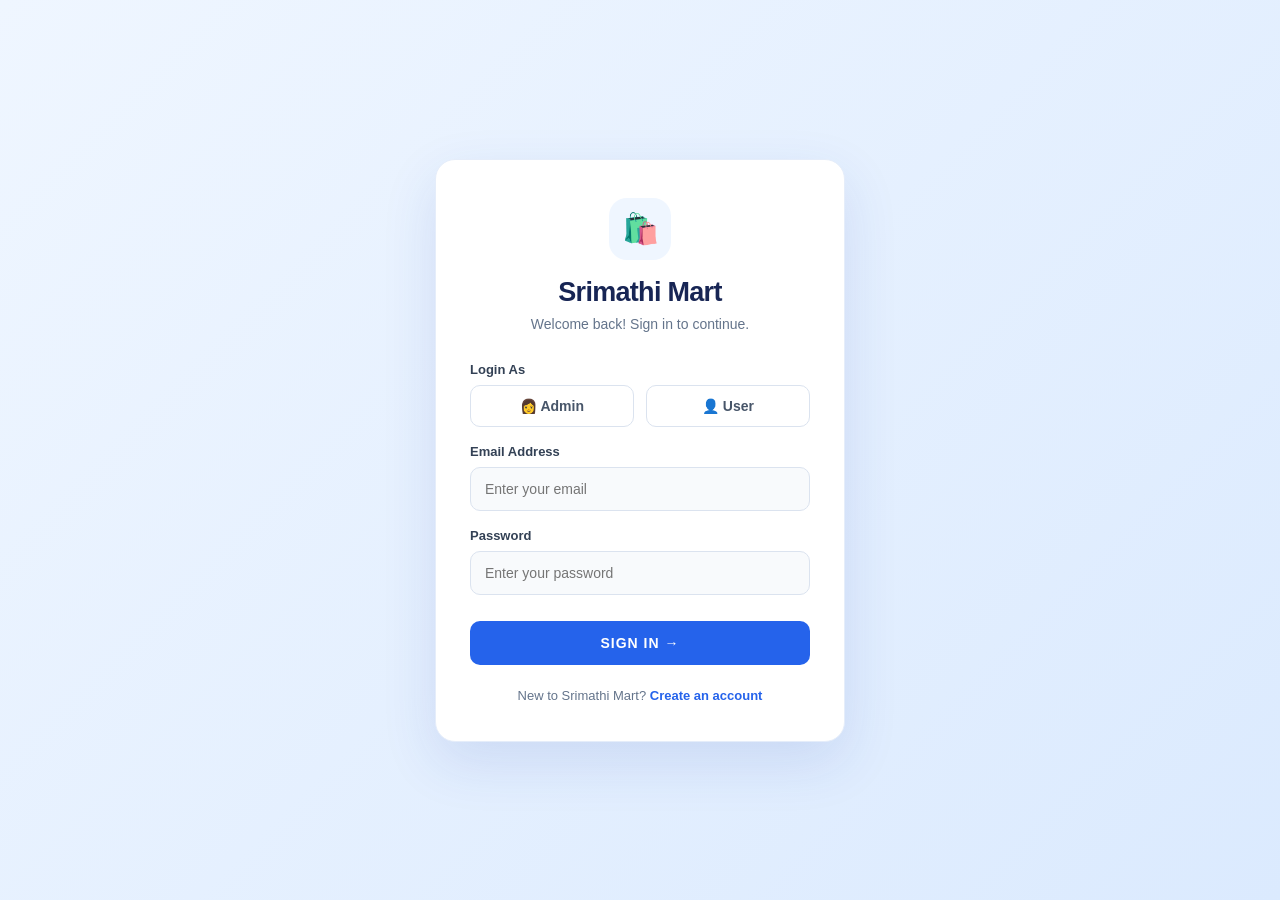
<file: src/main/resources/static/login.html>
<!DOCTYPE html>
<html lang="en">
<head>
    <meta charset="UTF-8">
    <meta name="viewport" content="width=device-width, initial-scale=1.0">
    <title>Srimathi Mart - Login</title>

    <style>
        * {
            box-sizing: border-box;
            margin: 0;
            padding: 0;
            font-family: 'Segoe UI', Arial, sans-serif;
        }

        body {
            min-height: 100vh;
            display: flex;
            align-items: center;
            justify-content: center;
            padding: 20px;
            background: linear-gradient(135deg, #eff6ff, #dbeafe);
        }

        .login-box {
            width: 100%;
            max-width: 410px;
            padding: 38px 34px;
            background: #ffffff;
            border: 1px solid #e5edfa;
            border-radius: 20px;
            box-shadow: 0 20px 55px rgba(30, 64, 175, 0.12);
        }

        .brand-icon {
            width: 62px;
            height: 62px;
            margin: 0 auto 17px;
            display: flex;
            align-items: center;
            justify-content: center;
            border-radius: 18px;
            background: #eff6ff;
            font-size: 30px;
        }

        .login-box h1 {
            text-align: center;
            color: #172554;
            font-size: 27px;
            letter-spacing: -0.7px;
            margin-bottom: 8px;
        }

        .welcome {
            text-align: center;
            color: #64748b;
            font-size: 14px;
            margin-bottom: 30px;
        }

        label {
            display: block;
            color: #334155;
            font-size: 13px;
            font-weight: 600;
            margin: 17px 0 8px;
        }

        .role-options {
            display: flex;
            gap: 12px;
            margin-top: 8px;
        }

        .login-box .role-options button {
            flex: 1;
            padding: 12px 8px;
            border: 1px solid #dbe3ef;
            border-radius: 10px;
            background: #ffffff;
            color: #475569;
            font-size: 14px;
            font-weight: 600;
            cursor: pointer;
            transition: 0.2s ease;
        }

        .login-box .role-options button:hover {
            border-color: #2563eb;
            color: #2563eb;
        }

        .login-box input {
            width: 100%;
            padding: 13px 14px;
            border: 1px solid #dbe3ef;
            border-radius: 10px;
            outline: none;
            background: #f8fafc;
            color: #0f172a;
            font-size: 14px;
            transition: 0.2s ease;
        }

        .login-box input:focus {
            border-color: #2563eb;
            background: #ffffff;
            box-shadow: 0 0 0 3px rgba(37, 99, 235, 0.10);
        }

        .login-box .login-submit {
            width: 100%;
            margin-top: 26px;
            padding: 14px;
            border: none;
            border-radius: 10px;
            background: #2563eb;
            color: #ffffff;
            font-size: 14px;
            font-weight: 700;
            letter-spacing: 1px;
            cursor: pointer;
            transition: 0.2s ease;
        }

        .login-box .login-submit:hover {
            background: #1d4ed8;
            box-shadow: 0 7px 18px rgba(37, 99, 235, 0.22);
            transform: translateY(-1px);
        }

        .register-text {
            margin-top: 23px;
            text-align: center;
            color: #64748b;
            font-size: 13px;
        }

        .register-text a {
            color: #2563eb;
            font-weight: 700;
            text-decoration: none;
        }

        .register-text a:hover {
            text-decoration: underline;
        }

        @media (max-width: 420px) {
            .login-box {
                padding: 30px 23px;
            }

            .login-box h1 {
                font-size: 24px;
            }
        }
    </style>
</head>

<body>

    <div class="login-box">

        <div class="brand-icon">🛍️</div>

        <h1>Srimathi Mart</h1>
        <p class="welcome">Welcome back! Sign in to continue.</p>

        <label>Login As</label>

        <div class="role-options">
            <button type="button"
                    onclick="selectRole('admin')"
                    id="adminBtn">
                👩 Admin
            </button>

            <button type="button"
                    onclick="selectRole('user')"
                    id="userBtn">
                👤 User
            </button>
        </div>

        <label for="email">Email Address</label>
        <input type="email"
               id="email"
               placeholder="Enter your email"
               autocomplete="email">

        <label for="password">Password</label>
        <input type="password"
               id="password"
               placeholder="Enter your password"
               autocomplete="current-password">

        <button type="button"
                class="login-submit"
                onclick="login()">
            SIGN IN →
        </button>

        <p class="register-text">
            New to Srimathi Mart?
            <a href="register.html">Create an account</a>
        </p>

    </div>

    <script src="script.js"></script>

</body>
</html>
</file>
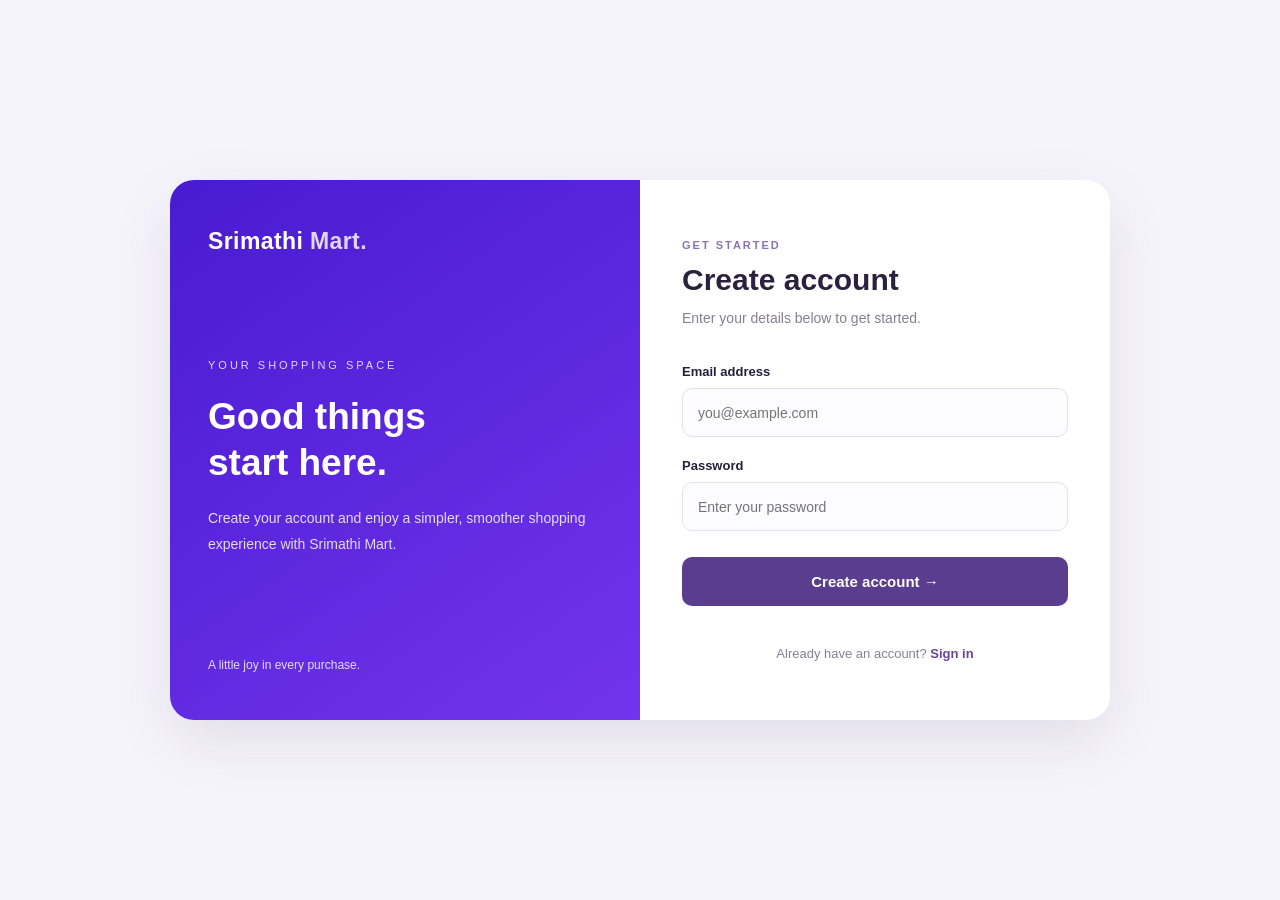
<file: src/main/resources/static/register.html>
<!DOCTYPE html>
<html lang="en">
<head>
    <meta charset="UTF-8">
    <meta name="viewport" content="width=device-width, initial-scale=1.0">
    <title>Create Account | Srimathi Mart</title>

    <style>
        * {
            margin: 0;
            padding: 0;
            box-sizing: border-box;
            font-family: 'Segoe UI', sans-serif;
        }

        body {
            min-height: 100vh;
            display: flex;
            justify-content: center;
            align-items: center;
            padding: 24px;
            background: #f6f4fb;
            color: #25213b;
        }

        .register-layout {
            width: 100%;
            max-width: 940px;
            min-height: 540px;
            display: grid;
            grid-template-columns: 1fr 1fr;
            background: #ffffff;
            border-radius: 24px;
            overflow: hidden;
            box-shadow: 0 20px 60px rgba(40, 25, 75, 0.10);
        }

        .brand-panel {
            background: linear-gradient(145deg, #481bd1, #7234ec);
            color: white;
            padding: 48px 38px;
            display: flex;
            flex-direction: column;
            justify-content: space-between;
        }

        .brand {
            font-size: 23px;
            font-weight: 750;
            letter-spacing: 0.4px;
        }

        .brand span {
            color: #e4d5ff;
        }

        .brand-content {
            margin: 50px 0;
        }

        .brand-content .eyebrow {
            font-size: 11px;
            letter-spacing: 3px;
            color: #e4d5ff;
            margin-bottom: 18px;
        }

        .brand-content h1 {
            font-size: 37px;
            line-height: 1.25;
            margin-bottom: 18px;
        }

        .brand-content p {
            color: #e4dcef;
            font-size: 14px;
            line-height: 1.9;
        }

        .brand-footer {
            font-size: 12px;
            color: #e4dcef;
        }

        .form-panel {
            padding: 55px 42px;
            display: flex;
            flex-direction: column;
            justify-content: center;
        }

        .form-label {
            font-size: 11px;
            letter-spacing: 2px;
            color: #8b72b6;
            font-weight: 700;
            margin-bottom: 12px;
        }

        .form-panel h2 {
            font-size: 30px;
            margin-bottom: 10px;
            color: #29213e;
        }

        .subtitle {
            color: #858092;
            font-size: 14px;
            margin-bottom: 34px;
            line-height: 1.7;
        }

        .field-label {
            display: block;
            font-size: 13px;
            font-weight: 600;
            margin-bottom: 9px;
        }

        .input-field {
            width: 100%;
            height: 49px;
            border: 1px solid #e5e0ee;
            border-radius: 10px;
            padding: 0 15px;
            font-size: 14px;
            outline: none;
            background: #fcfbfe;
            transition: 0.2s;
        }

        .input-field:focus {
            border-color: #8061b5;
            box-shadow: 0 0 0 3px rgba(128, 97, 181, 0.10);
            background: white;
        }

        .form-group {
            margin-bottom: 21px;
        }

        .register-button {
            width: 100%;
            height: 49px;
            border: none;
            border-radius: 10px;
            background: #5a3d8e;
            color: white;
            font-size: 15px;
            font-weight: 650;
            cursor: pointer;
            transition: 0.2s;
            margin-top: 5px;
        }

        .register-button:hover {
            background: #43296f;
            transform: translateY(-1px);
        }

        #regMessage {
            font-size: 13px;
            margin-top: 14px;
            overflow-wrap: anywhere;
        }

        .login-text {
            text-align: center;
            margin-top: 26px;
            color: #858092;
            font-size: 13px;
        }

        .login-text a {
            color: #67459d;
            font-weight: 700;
            text-decoration: none;
        }

        .login-text a:hover {
            text-decoration: underline;
        }

        @media (max-width: 700px) {
            body {
                padding: 14px;
            }

            .register-layout {
                grid-template-columns: 1fr;
                max-width: 430px;
            }

            .brand-panel {
                padding: 25px 27px;
            }

            .brand-content {
                margin: 30px 0 10px;
            }

            .brand-content h1 {
                font-size: 27px;
            }

            .brand-content p,
            .brand-footer {
                display: none;
            }

            .form-panel {
                padding: 35px 27px;
            }

            .form-panel h2 {
                font-size: 27px;
            }
        }
    </style>
</head>

<body>
    <div class="register-layout">

        <section class="brand-panel">
            <div class="brand">Srimathi <span>Mart.</span></div>

            <div class="brand-content">
                <p class="eyebrow">YOUR SHOPPING SPACE</p>
                <h1>Good things<br>start here.</h1>
                <p>
                    Create your account and enjoy a simpler,
                    smoother shopping experience with Srimathi Mart.
                </p>
            </div>

            <div class="brand-footer">
                A little joy in every purchase.
            </div>
        </section>

        <section class="form-panel">
            <p class="form-label">GET STARTED</p>
            <h2>Create account</h2>
            <p class="subtitle">
                Enter your details below to get started.
            </p>

            <form id="registerForm">
                <div class="form-group">
                    <label class="field-label" for="regEmail">
                        Email address
                    </label>
                    <input
                        type="email"
                        id="regEmail"
                        class="input-field"
                        placeholder="you@example.com"
                        autocomplete="email"
                        required
                    >
                </div>

                <div class="form-group">
                    <label class="field-label" for="regPassword">
                        Password
                    </label>
                    <input
                        type="password"
                        id="regPassword"
                        class="input-field"
                        placeholder="Enter your password"
                        autocomplete="new-password"
                        required
                    >
                </div>

                <button type="submit" class="register-button">
                    Create account →
                </button>
            </form>

            <p id="regMessage" role="status"></p>

            <p class="login-text">
                Already have an account?
                <a href="login.html">Sign in</a>
            </p>
        </section>

    </div>

    <script src="script.js"></script>
</body>
</html>
</file>
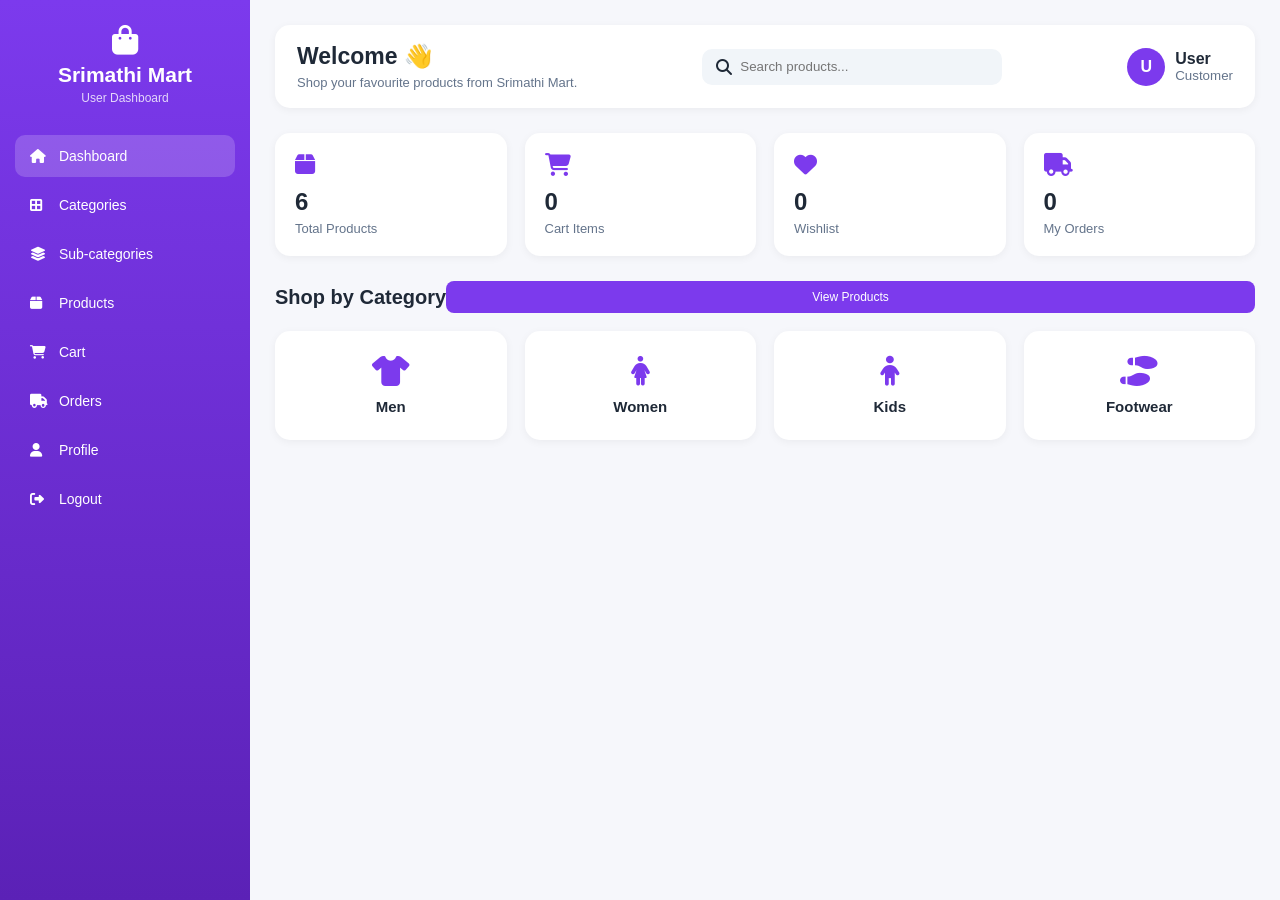
<file: src/main/resources/static/user-dashboard.html>
<!DOCTYPE html>
<html lang="en">

<head>
    <meta charset="UTF-8">
    <meta name="viewport" content="width=device-width, initial-scale=1.0">

    <title>Srimathi Mart - User Dashboard</title>

    <link rel="stylesheet"
        href="https://cdnjs.cloudflare.com/ajax/libs/font-awesome/6.4.0/css/all.min.css">

    <style>
        * {
            box-sizing: border-box;
            margin: 0;
            padding: 0;
            font-family: Arial, sans-serif;
        }

        body {
            background: #f6f7fb;
            color: #1f2937;
        }

        .sidebar {
            position: fixed;
            left: 0;
            top: 0;
            width: 250px;
            height: 100vh;
            background: linear-gradient(180deg, #7c3aed, #5b21b6);
            color: white;
            padding: 25px 15px;
            overflow-y: auto;
        }

        .brand {
            text-align: center;
            margin-bottom: 30px;
        }

        .brand i {
            font-size: 30px;
            margin-bottom: 8px;
        }

        .brand h2 {
            font-size: 21px;
        }

        .brand p {
            font-size: 12px;
            opacity: .8;
            margin-top: 4px;
        }

        .nav-menu {
            list-style: none;
        }

        .nav-item {
            margin: 7px 0;
        }

        .nav-item button {
            width: 100%;
            border: none;
            background: transparent;
            color: white;
            padding: 13px 15px;
            text-align: left;
            border-radius: 10px;
            cursor: pointer;
            font-size: 14px;
        }

        .nav-item button:hover,
        .nav-item.active button {
            background: rgba(255,255,255,.18);
        }

        .nav-item i {
            width: 25px;
        }

        .main {
            margin-left: 250px;
            padding: 25px;
        }

        .topbar {
            background: white;
            padding: 18px 22px;
            border-radius: 15px;
            display: flex;
            justify-content: space-between;
            align-items: center;
            gap: 20px;
            box-shadow: 0 2px 8px rgba(0,0,0,.05);
            margin-bottom: 25px;
        }

        .topbar h1 {
            font-size: 23px;
        }

        .topbar p {
            color: #64748b;
            font-size: 13px;
            margin-top: 5px;
        }

        .search {
            display: flex;
            align-items: center;
            gap: 8px;
            background: #f1f5f9;
            padding: 10px 14px;
            border-radius: 10px;
            width: 300px;
        }

        .search input {
            border: none;
            outline: none;
            background: transparent;
            width: 100%;
        }

        .profile {
            display: flex;
            align-items: center;
            gap: 10px;
        }

        .avatar {
            width: 38px;
            height: 38px;
            border-radius: 50%;
            background: #7c3aed;
            color: white;
            display: flex;
            justify-content: center;
            align-items: center;
            font-weight: bold;
        }

        .page {
            display: none;
        }

        .page.active {
            display: block;
        }

        .stats {
            display: grid;
            grid-template-columns: repeat(4, 1fr);
            gap: 18px;
            margin-bottom: 25px;
        }

        .stat {
            background: white;
            padding: 20px;
            border-radius: 15px;
            box-shadow: 0 2px 8px rgba(0,0,0,.05);
        }

        .stat i {
            font-size: 23px;
            color: #7c3aed;
            margin-bottom: 12px;
        }

        .stat h2 {
            margin-bottom: 5px;
        }

        .stat p {
            color: #64748b;
            font-size: 13px;
        }

        .section-title {
            display: flex;
            justify-content: space-between;
            align-items: center;
            margin-bottom: 18px;
        }

        .section-title h2 {
            font-size: 20px;
        }

        .category-grid {
            display: grid;
            grid-template-columns: repeat(4, 1fr);
            gap: 18px;
        }

        .category {
            background: white;
            padding: 25px 15px;
            border-radius: 15px;
            text-align: center;
            cursor: pointer;
            box-shadow: 0 2px 8px rgba(0,0,0,.05);
            transition: .2s;
        }

        .category:hover {
            transform: translateY(-3px);
        }

        .category i {
            font-size: 30px;
            color: #7c3aed;
            margin-bottom: 12px;
        }

        .category h3 {
            font-size: 15px;
        }

        .sub-grid {
            display: grid;
            grid-template-columns: repeat(4, 1fr);
            gap: 12px;
            margin-bottom: 25px;
        }

        .sub-btn {
            border: 1px solid #ddd;
            background: white;
            padding: 12px;
            border-radius: 10px;
            cursor: pointer;
        }

        .sub-btn:hover {
            border-color: #7c3aed;
            color: #7c3aed;
        }

        .products {
            display: grid;
            grid-template-columns: repeat(4, 1fr);
            gap: 18px;
        }

        .product {
            background: white;
            padding: 18px;
            border-radius: 15px;
            box-shadow: 0 2px 8px rgba(0,0,0,.05);
        }

        .product-icon {
            height: 120px;
            border-radius: 12px;
            background: linear-gradient(135deg,#ede9fe,#ddd6fe);
            display: flex;
            align-items: center;
            justify-content: center;
            font-size: 45px;
            color: #7c3aed;
            margin-bottom: 15px;
        }

        .offer {
            display: inline-block;
            background: #dcfce7;
            color: #15803d;
            padding: 4px 7px;
            border-radius: 5px;
            font-size: 11px;
            margin-bottom: 8px;
        }

        .product h3 {
            font-size: 15px;
            margin-bottom: 7px;
        }

        .category-text {
            color: #64748b;
            font-size: 12px;
            margin-bottom: 8px;
        }

        .price {
            font-size: 17px;
            font-weight: bold;
            margin-bottom: 5px;
        }

        .old-price {
            text-decoration: line-through;
            color: #94a3b8;
            font-size: 12px;
        }

        .stock {
            font-size: 12px;
            color: #16a34a;
            margin: 8px 0;
        }

        .buttons {
            display: flex;
            gap: 7px;
            margin-top: 12px;
        }

        .btn {
            flex: 1;
            border: none;
            padding: 9px;
            border-radius: 8px;
            cursor: pointer;
            font-size: 12px;
        }

        .cart-btn {
            background: #ede9fe;
            color: #6d28d9;
        }

        .buy-btn {
            background: #7c3aed;
            color: white;
        }

        .danger {
            background: #fee2e2;
            color: #dc2626;
        }

        .card {
            background: white;
            padding: 22px;
            border-radius: 15px;
            box-shadow: 0 2px 8px rgba(0,0,0,.05);
            margin-bottom: 18px;
        }

        .cart-item {
            display: flex;
            justify-content: space-between;
            align-items: center;
            padding: 15px 0;
            border-bottom: 1px solid #eee;
            gap: 15px;
        }

        .qty {
            display: flex;
            align-items: center;
            gap: 8px;
        }

        .qty button {
            width: 28px;
            height: 28px;
            border: none;
            border-radius: 6px;
            cursor: pointer;
        }

        .checkout-box {
            max-width: 600px;
        }

        .form-group {
            margin-bottom: 15px;
        }

        .form-group label {
            display: block;
            margin-bottom: 6px;
            font-size: 13px;
            font-weight: bold;
        }

        .form-group input,
        .form-group textarea,
        .form-group select {
            width: 100%;
            padding: 11px;
            border: 1px solid #ddd;
            border-radius: 8px;
            outline: none;
        }

        .payment-option {
            border: 1px solid #ddd;
            padding: 12px;
            border-radius: 8px;
            margin-bottom: 8px;
            cursor: pointer;
        }

        .payment-option:hover {
            border-color: #7c3aed;
        }

        .order {
            border-left: 4px solid #7c3aed;
            padding: 15px;
            background: #fafafa;
            margin-bottom: 12px;
            border-radius: 8px;
        }

        .empty {
            text-align: center;
            padding: 50px 20px;
            color: #64748b;
        }

        @media(max-width:1000px) {
            .stats,
            .products {
                grid-template-columns: repeat(2,1fr);
            }

            .category-grid,
            .sub-grid {
                grid-template-columns: repeat(2,1fr);
            }
        }

        @media(max-width:700px) {
            .sidebar {
                width: 70px;
            }

            .brand h2,
            .brand p,
            .nav-item span {
                display: none;
            }

            .main {
                margin-left: 70px;
                padding: 15px;
            }

            .topbar {
                flex-direction: column;
                align-items: stretch;
            }

            .search {
                width: 100%;
            }

            .stats,
            .products,
            .category-grid,
            .sub-grid {
                grid-template-columns: 1fr;
            }
        }
    </style>
</head>

<body>

    <!-- SIDEBAR -->
    <aside class="sidebar">

        <div class="brand">
            <i class="fa-solid fa-bag-shopping"></i>
            <h2>Srimathi Mart</h2>
            <p>User Dashboard</p>
        </div>

        <ul class="nav-menu">

            <li class="nav-item active">
                <button onclick="showPage('dashboard',this)">
                    <i class="fa-solid fa-house"></i>
                    <span>Dashboard</span>
                </button>
            </li>

            <li class="nav-item">
                <button onclick="showPage('categories',this)">
                    <i class="fa-solid fa-border-all"></i>
                    <span>Categories</span>
                </button>
            </li>

            <li class="nav-item">
                <button onclick="showPage('subcategories',this)">
                    <i class="fa-solid fa-layer-group"></i>
                    <span>Sub-categories</span>
                </button>
            </li>

            <li class="nav-item">
                <button onclick="showPage('products',this)">
                    <i class="fa-solid fa-box"></i>
                    <span>Products</span>
                </button>
            </li>

            <li class="nav-item">
                <button onclick="showPage('cart',this)">
                    <i class="fa-solid fa-cart-shopping"></i>
                    <span>Cart</span>
                </button>
            </li>

            <li class="nav-item">
                <button onclick="showPage('orders',this)">
                    <i class="fa-solid fa-truck"></i>
                    <span>Orders</span>
                </button>
            </li>

            <li class="nav-item">
                <button onclick="showPage('profile',this)">
                    <i class="fa-solid fa-user"></i>
                    <span>Profile</span>
                </button>
            </li>

            <li class="nav-item">
                <button onclick="logout()">
                    <i class="fa-solid fa-right-from-bracket"></i>
                    <span>Logout</span>
                </button>
            </li>

        </ul>

    </aside>


    <!-- MAIN -->
    <main class="main">

        <div class="topbar">

            <div>
                <h1 id="pageTitle">Welcome 👋</h1>
                <p>Shop your favourite products from Srimathi Mart.</p>
            </div>

            <div class="search">
                <i class="fa-solid fa-magnifying-glass"></i>
                <input
                    type="text"
                    id="searchInput"
                    placeholder="Search products..."
                    oninput="searchProducts()">
            </div>

            <div class="profile">
                <div class="avatar">U</div>
                <div>
                    <b>User</b>
                    <small style="display:block;color:#64748b;">Customer</small>
                </div>
            </div>

        </div>


        <!-- DASHBOARD -->
        <section id="dashboard" class="page active">

            <div class="stats">

                <div class="stat">
                    <i class="fa-solid fa-box"></i>
                    <h2 id="totalProducts">0</h2>
                    <p>Total Products</p>
                </div>

                <div class="stat">
                    <i class="fa-solid fa-cart-shopping"></i>
                    <h2 id="cartCount">0</h2>
                    <p>Cart Items</p>
                </div>

                <div class="stat">
                    <i class="fa-solid fa-heart"></i>
                    <h2>0</h2>
                    <p>Wishlist</p>
                </div>

                <div class="stat">
                    <i class="fa-solid fa-truck"></i>
                    <h2 id="orderCount">0</h2>
                    <p>My Orders</p>
                </div>

            </div>


            <div class="section-title">
                <h2>Shop by Category</h2>
                <button class="btn buy-btn"
                    onclick="showPage('products')">
                    View Products
                </button>
            </div>

            <div class="category-grid">

                <div class="category"
                    onclick="selectCategory('Men')">
                    <i class="fa-solid fa-shirt"></i>
                    <h3>Men</h3>
                </div>

                <div class="category"
                    onclick="selectCategory('Women')">
                    <i class="fa-solid fa-person-dress"></i>
                    <h3>Women</h3>
                </div>

                <div class="category"
                    onclick="selectCategory('Kids')">
                    <i class="fa-solid fa-child"></i>
                    <h3>Kids</h3>
                </div>

                <div class="category"
                    onclick="selectCategory('Footwear')">
                    <i class="fa-solid fa-shoe-prints"></i>
                    <h3>Footwear</h3>
                </div>

            </div>

        </section>


        <!-- CATEGORIES -->
        <section id="categories" class="page">

            <div class="section-title">
                <h2>Categories</h2>
            </div>

            <div class="category-grid">

                <div class="category" onclick="selectCategory('Men')">
                    <i class="fa-solid fa-shirt"></i>
                    <h3>Men</h3>
                </div>

                <div class="category" onclick="selectCategory('Women')">
                    <i class="fa-solid fa-person-dress"></i>
                    <h3>Women</h3>
                </div>

                <div class="category" onclick="selectCategory('Kids')">
                    <i class="fa-solid fa-child"></i>
                    <h3>Kids</h3>
                </div>

                <div class="category" onclick="selectCategory('Dresses')">
                    <i class="fa-solid fa-person-dress"></i>
                    <h3>Dresses</h3>
                </div>

                <div class="category" onclick="selectCategory('Tops')">
                    <i class="fa-solid fa-shirt"></i>
                    <h3>Tops</h3>
                </div>

                <div class="category" onclick="selectCategory('Footwear')">
                    <i class="fa-solid fa-shoe-prints"></i>
                    <h3>Footwear</h3>
                </div>

                <div class="category" onclick="selectCategory('Bags')">
                    <i class="fa-solid fa-bag-shopping"></i>
                    <h3>Bags</h3>
                </div>

            </div>

        </section>


        <!-- SUB CATEGORIES -->
        <section id="subcategories" class="page">

            <div class="section-title">
                <h2 id="subTitle">Sub-categories</h2>
            </div>

            <div id="subCategoryButtons" class="sub-grid"></div>

        </section>


        <!-- PRODUCTS -->
        <section id="products" class="page">

            <div class="section-title">
                <h2>Products</h2>

                <button class="btn buy-btn"
                    onclick="loadBackendProducts()">
                    Refresh
                </button>
            </div>

            <div id="productContainer" class="products"></div>

        </section>


        <!-- CART -->
        <section id="cart" class="page">

            <div class="section-title">
                <h2>My Cart 🛒</h2>
            </div>

            <div class="card">

                <div id="cartContainer"></div>

            </div>

        </section>


        <!-- CHECKOUT -->
        <section id="checkout" class="page">

            <div class="section-title">
                <h2>Checkout & Payment</h2>
            </div>

            <div class="card checkout-box">

                <div class="form-group">
                    <label>Customer Name</label>
                    <input id="customerName"
                        placeholder="Enter your name">
                </div>

                <div class="form-group">
                    <label>Address</label>
                    <textarea id="customerAddress"
                        rows="4"
                        placeholder="Enter delivery address"></textarea>
                </div>

                <h3 style="margin-bottom:12px;">
                    Payment Method
                </h3>

                <label class="payment-option">
                    <input type="radio"
                        name="payment"
                        value="UPI"
                        checked>
                    UPI / GPay
                </label>

                <label class="payment-option">
                    <input type="radio"
                        name="payment"
                        value="Card">
                    Debit / Credit Card
                </label>

                <label class="payment-option">
                    <input type="radio"
                        name="payment"
                        value="COD">
                    Cash on Delivery
                </label>

                <br>

                <button class="btn buy-btn"
                    style="width:100%;padding:13px;"
                    onclick="placeOrder()">
                    Place Order
                </button>

            </div>

        </section>


        <!-- ORDERS -->
        <section id="orders" class="page">

            <div class="section-title">
                <h2>My Orders 📦</h2>
            </div>

            <div class="card">
                <div id="ordersContainer"></div>
            </div>

        </section>


        <!-- PROFILE -->
        <section id="profile" class="page">

            <div class="section-title">
                <h2>My Profile 👤</h2>
            </div>

            <div class="card checkout-box">

                <div class="form-group">
                    <label>Name</label>
                    <input id="profileName"
                        value="User">
                </div>

                <div class="form-group">
                    <label>Email</label>
                    <input id="profileEmail"
                        placeholder="Enter email">
                </div>

                <button class="btn buy-btn"
                    onclick="saveProfile()">
                    Save Profile
                </button>

            </div>

        </section>

    </main>


<script>

    /* ===============================
       DATA
    =============================== */

    const subCategories = {

        Men: [
            "Shirts",
            "T-Shirts",
            "Jeans",
            "Jackets",
            "Footwear",
            "Watches"
        ],

        Women: [
            "Dresses",
            "Tops & Tees",
            "Kurtis",
            "Sarees",
            "Jeans & Jeggings",
            "Skirts",
            "Handbags",
            "Footwear"
        ],

        Kids: [
            "Boys Clothing",
            "Girls Clothing",
            "Toys",
            "Kids Footwear",
            "School Supplies"
        ],

        Dresses: [
            "Casual Dresses",
            "Party Dresses",
            "Maxi Dresses"
        ],

        Tops: [
            "T-Shirts",
            "Casual Shirts",
            "Formal Shirts",
            "Crop Tops"
        ],

        Footwear: [
            "Casual Shoes",
            "Formal Shoes",
            "Sports Shoes",
            "Sandals & Floaters",
            "Heels & Flats",
            "Flip Flops"
        ],

        Bags: [
            "Handbags",
            "Backpacks",
            "Wallets",
            "Sling Bags"
        ]
    };


    let allProducts = [];

    let localCart =
        JSON.parse(localStorage.getItem("userCart")) || [];

    let orders =
        JSON.parse(localStorage.getItem("userOrders")) || [];

    let selectedCategory = "";

    const USER_ID = 1;


    /* ===============================
       PAGE NAVIGATION
    =============================== */

    function showPage(pageId, button = null) {

        document.querySelectorAll(".page")
            .forEach(page => {
                page.classList.remove("active");
            });

        const page = document.getElementById(pageId);

        if (page) {
            page.classList.add("active");
        }

        document.querySelectorAll(".nav-item")
            .forEach(item => {
                item.classList.remove("active");
            });

        if (button) {
            button.parentElement.classList.add("active");
        }

        const titles = {
            dashboard: "Welcome 👋",
            categories: "Categories",
            subcategories: "Sub-categories",
            products: "Products",
            cart: "My Cart 🛒",
            checkout: "Checkout",
            orders: "My Orders 📦",
            profile: "My Profile 👤"
        };

        document.getElementById("pageTitle")
            .innerText = titles[pageId] || "Srimathi Mart";

        if (pageId === "products") {
            renderProducts(allProducts);
        }

        if (pageId === "cart") {
            loadCart();
        }

        if (pageId === "orders") {
            renderOrders();
        }
    }


    /* ===============================
       LOAD BACKEND PRODUCTS
    =============================== */

    async function loadBackendProducts() {

        try {

            const response =
                await fetch("http://localhost:8081/api/products");

            if (!response.ok) {
                throw new Error("Backend error");
            }

            const data = await response.json();

            allProducts = data || [];

            document.getElementById("totalProducts")
                .innerText = allProducts.length;

            renderProducts(allProducts);

        } catch (error) {

            console.error(error);

            /*
               Backend unavailable என்றால்
               demo products காட்டும்.
            */

            allProducts = createDemoProducts();

            document.getElementById("totalProducts")
                .innerText = allProducts.length;

            renderProducts(allProducts);
        }
    }


    /* ===============================
       DEMO PRODUCTS
    =============================== */

    function createDemoProducts() {

        return [

            {
                id: 101,
                name: "Classic T-Shirt",
                category: "Men",
                price: 599,
                stockQty: 15
            },

            {
                id: 102,
                name: "Women's Dress",
                category: "Women",
                price: 999,
                stockQty: 10
            },

            {
                id: 103,
                name: "Kids Wear",
                category: "Kids",
                price: 499,
                stockQty: 20
            },

            {
                id: 104,
                name: "Sports Shoes",
                category: "Footwear",
                price: 1499,
                stockQty: 8
            },

            {
                id: 105,
                name: "Hand Bag",
                category: "Bags",
                price: 899,
                stockQty: 12
            },

            {
                id: 106,
                name: "Casual Shirt",
                category: "Tops",
                price: 799,
                stockQty: 14
            }

        ];
    }


    /* ===============================
       DISPLAY PRODUCTS
    =============================== */

    function renderProducts(products) {

        const container =
            document.getElementById("productContainer");

        if (!container) return;

        container.innerHTML = "";

        if (!products || products.length === 0) {

            container.innerHTML = `
                <div class="empty">
                    <i class="fa-solid fa-box-open"
                       style="font-size:45px;"></i>

                    <h3>No products found</h3>
                </div>
            `;

            return;
        }

        products.forEach(product => {

            const price =
                Number(product.price || 0);

            const oldPrice =
                Math.round(price * 1.25);

            const stock =
                Number(product.stockQty || 0);

            container.innerHTML += `

                <div class="product">

                    <div class="product-icon">
                        <i class="fa-solid fa-box"></i>
                    </div>

                    <span class="offer">
                        20% OFF
                    </span>

                    <h3>
                        ${escapeHTML(product.name || "Product")}
                    </h3>

                    <p class="category-text">
                        ${escapeHTML(product.category || "General")}
                    </p>

                    <div class="price">
                        ₹${price}
                    </div>

                    <div class="old-price">
                        ₹${oldPrice}
                    </div>

                    <div class="stock">
                        ${stock > 0
                            ? stock + " items available"
                            : "Out of stock"}
                    </div>

                    <div class="buttons">

                        <button
                            class="btn cart-btn"
                            onclick="addToCart(${product.id})"
                            ${stock <= 0 ? "disabled" : ""}>
                            <i class="fa-solid fa-cart-plus"></i>
                            Cart
                        </button>

                        <button
                            class="btn buy-btn"
                            onclick="buyNow(${product.id})"
                            ${stock <= 0 ? "disabled" : ""}>
                            Buy Now
                        </button>

                    </div>

                </div>
            `;
        });
    }


    /* ===============================
       CATEGORY
    =============================== */

    function selectCategory(category) {

        selectedCategory = category;

        showPage("subcategories");

        document.getElementById("subTitle")
            .innerText = category + " Sub-categories";

        const container =
            document.getElementById("subCategoryButtons");

        container.innerHTML = "";

        const list =
            subCategories[category] || [];

        list.forEach(sub => {

            container.innerHTML += `

                <button
                    class="sub-btn"
                    onclick="selectSubCategory('${sub}')">

                    ${sub}

                </button>
            `;
        });

        container.innerHTML += `

            <button
                class="sub-btn"
                onclick="showCategoryProducts('${category}')">

                <b>View All ${category}</b>

            </button>
        `;
    }


    /* ===============================
       SUB CATEGORY
    =============================== */

    function selectSubCategory(subCategory) {

        showPage("products");

        const filtered =
            allProducts.filter(product => {

                const category =
                    String(product.category || "")
                        .toLowerCase();

                const sub =
                    subCategory.toLowerCase();

                return category.includes(sub) ||
                       sub.includes(category);

            });

        if (filtered.length > 0) {
            renderProducts(filtered);
        } else {

            /*
              Backend product இல்லாத நேரத்தில்
              selected category products காட்டும்.
            */

            const demo =
                createDemoProducts()
                .filter(p =>
                    p.category
                        .toLowerCase()
                        .includes(
                            selectedCategory.toLowerCase()
                        )
                );

            renderProducts(
                demo.length ? demo : allProducts
            );
        }
    }


    function showCategoryProducts(category) {

        showPage("products");

        const filtered =
            allProducts.filter(product =>
                String(product.category || "")
                    .toLowerCase()
                    .includes(category.toLowerCase())
            );

        renderProducts(
            filtered.length ? filtered : allProducts
        );
    }


    /* ===============================
       SEARCH
    =============================== */

    function searchProducts() {

        const query =
            document.getElementById("searchInput")
                .value
                .toLowerCase()
                .trim();

        showPage("products");

        if (!query) {
            renderProducts(allProducts);
            return;
        }

        const filtered =
            allProducts.filter(product => {

                return String(product.name || "")
                    .toLowerCase()
                    .includes(query)

                    ||

                    String(product.category || "")
                    .toLowerCase()
                    .includes(query);

            });

        renderProducts(filtered);
    }


    /* ===============================
       ADD TO CART
    =============================== */

    async function addToCart(productId) {

        const product =
            allProducts.find(p =>
                Number(p.id) === Number(productId)
            );

        if (!product) return;

        try {

            const response =
                await fetch(
                    `http://localhost:8081/api/cart/add?userId=${USER_ID}&productId=${productId}`,
                    {
                        method: "POST"
                    }
                );

            if (response.ok) {

                alert("Product added to cart 🛒");

                await loadCart();

                updateCartCount();

                return;
            }

        } catch (error) {

            console.log(
                "Backend cart unavailable. Using local cart."
            );
        }

        addLocalCart(product);
    }


    function addLocalCart(product) {

        const existing =
            localCart.find(item =>
                Number(item.id) === Number(product.id)
            );

        if (existing) {
            existing.quantity++;
        } else {

            localCart.push({
                ...product,
                quantity: 1
            });
        }

        saveLocalCart();

        updateCartCount();

        alert("Product added to cart 🛒");
    }


    function saveLocalCart() {

        localStorage.setItem(
            "userCart",
            JSON.stringify(localCart)
        );
    }


    /* ===============================
       LOAD CART
    =============================== */

    async function loadCart() {

        const container =
            document.getElementById("cartContainer");

        if (!container) return;

        try {

            const response =
                await fetch(
                    `http://localhost:8081/api/cart/${USER_ID}`
                );

            if (response.ok) {

                const data =
                    await response.json();

                if (data && data.length > 0) {

                    renderBackendCart(data);

                    updateCartCount();

                    return;
                }
            }

        } catch (error) {

            console.log("Using local cart");
        }

        renderLocalCart();
    }


    function renderBackendCart(items) {

        const container =
            document.getElementById("cartContainer");

        container.innerHTML = "";

        let total = 0;

        items.forEach(item => {

            const product =
                item.product || item;

            const name =
                product.name ||
                item.productName ||
                "Product";

            const price =
                Number(product.price ||
                    item.price || 0);

            const qty =
                Number(item.quantity || 1);

            total += price * qty;

            container.innerHTML += `

                <div class="cart-item">

                    <div>
                        <b>${escapeHTML(name)}</b>
                        <p>₹${price} × ${qty}</p>
                    </div>

                    <button
                        class="btn danger"
                        onclick="removeBackendCart(${item.id})">
                        Remove
                    </button>

                </div>
            `;
        });

        container.innerHTML += `

            <div style="text-align:right;margin-top:20px;">

                <h2>Total: ₹${total}</h2>

                <br>

                <button
                    class="btn buy-btn"
                    style="padding:12px 25px;"
                    onclick="openCheckout()">

                    Proceed to Checkout

                </button>

            </div>
        `;
    }


    function renderLocalCart() {

        const container =
            document.getElementById("cartContainer");

        if (!localCart.length) {

            container.innerHTML = `
                <div class="empty">

                    <i class="fa-solid fa-cart-shopping"
                       style="font-size:45px;"></i>

                    <h3>Your cart is empty</h3>

                    <br>

                    <button
                        class="btn buy-btn"
                        onclick="showPage('products')">

                        Shop Now

                    </button>

                </div>
            `;

            return;
        }

        let total = 0;

        container.innerHTML = "";

        localCart.forEach((item,index) => {

            const price =
                Number(item.price || 0);

            const qty =
                Number(item.quantity || 1);

            total += price * qty;

            container.innerHTML += `

                <div class="cart-item">

                    <div>
                        <b>${escapeHTML(item.name)}</b>

                        <p>
                            ₹${price}
                        </p>
                    </div>

                    <div class="qty">

                        <button
                            onclick="changeQty(${index},-1)">
                            −
                        </button>

                        <b>${qty}</b>

                        <button
                            onclick="changeQty(${index},1)">
                            +
                        </button>

                    </div>

                    <button
                        class="btn danger"
                        onclick="removeLocalCart(${index})">

                        Remove

                    </button>

                </div>
            `;
        });

        container.innerHTML += `

            <div style="text-align:right;margin-top:20px;">

                <h2>Total: ₹${total}</h2>

                <br>

                <button
                    class="btn buy-btn"
                    style="padding:12px 25px;"
                    onclick="openCheckout()">

                    Proceed to Checkout

                </button>

            </div>
        `;
    }


    function changeQty(index, change) {

        localCart[index].quantity += change;

        if (localCart[index].quantity <= 0) {
            localCart.splice(index,1);
        }

        saveLocalCart();

        renderLocalCart();

        updateCartCount();
    }


    function removeLocalCart(index) {

        localCart.splice(index,1);

        saveLocalCart();

        renderLocalCart();

        updateCartCount();
    }


    async function removeBackendCart(id) {

        try {

            await fetch(
                `http://localhost:8081/api/cart/remove/${id}`,
                {
                    method:"DELETE"
                }
            );

        } catch(error) {

            console.error(error);
        }

        loadCart();

        updateCartCount();
    }


    /* ===============================
       BUY NOW
    =============================== */

    function buyNow(productId) {

        const product =
            allProducts.find(p =>
                Number(p.id) === Number(productId)
            );

        if (!product) {
            alert("Product not found");
            return;
        }

        localCart = [{
            ...product,
            quantity: 1
        }];

        saveLocalCart();

        updateCartCount();

        openCheckout();
    }


    /* ===============================
       CHECKOUT
    =============================== */

    function openCheckout() {

        if (!localCart.length) {

            /*
              Backend cart இருந்தால் checkout page
              open செய்யலாம்.
            */

            showPage("checkout");

        } else {

            showPage("checkout");
        }
    }


    async function placeOrder() {

        const name =
            document.getElementById("customerName")
                .value.trim();

        const address =
            document.getElementById("customerAddress")
                .value.trim();

        const payment =
            document.querySelector(
                'input[name="payment"]:checked'
            ).value;

        if (!name || !address) {

            alert(
                "Please enter your name and address."
            );

            return;
        }


        /*
          Try backend checkout first
        */

        try {

            const response =
                await fetch(
                    `http://localhost:8081/api/orders/checkout/${USER_ID}`,
                    {
                        method:"POST"
                    }
                );

            if (response.ok) {

                const order =
                    await response.json();

                saveOrder(
                    order.id || Date.now(),
                    name,
                    address,
                    payment
                );

                localCart = [];

                saveLocalCart();

                updateCartCount();

                alert(
                    "Order placed successfully! 🎉"
                );

                showPage("orders");

                return;
            }

        } catch(error) {

            console.log(
                "Backend checkout unavailable."
            );
        }


        /*
          Local demo checkout
        */

        const orderId =
            "ORD" + Date.now();

        saveOrder(
            orderId,
            name,
            address,
            payment
        );

        localCart = [];

        saveLocalCart();

        updateCartCount();

        alert(
            "Order placed successfully! 🎉\nOrder ID: " +
            orderId
        );

        showPage("orders");
    }


    function saveOrder(
        orderId,
        name,
        address,
        payment
    ) {

        const order = {

            id: orderId,

            name: name,

            address: address,

            payment: payment,

            date: new Date().toLocaleString(),

            status: "Order Placed"
        };

        orders.unshift(order);

        localStorage.setItem(
            "userOrders",
            JSON.stringify(orders)
        );
    }


    /* ===============================
       ORDERS
    =============================== */

    function renderOrders() {

        const container =
            document.getElementById(
                "ordersContainer"
            );

        if (!orders.length) {

            container.innerHTML = `
                <div class="empty">

                    <i class="fa-solid fa-box-open"
                       style="font-size:45px;"></i>

                    <h3>No orders yet</h3>

                    <br>

                    <button
                        class="btn buy-btn"
                        onclick="showPage('products')">

                        Start Shopping

                    </button>

                </div>
            `;

            updateOrderCount();

            return;
        }

        container.innerHTML = "";

        orders.forEach(order => {

            container.innerHTML += `

                <div class="order">

                    <h3>
                        Order #${order.id}
                    </h3>

                    <p>
                        Customer: ${escapeHTML(order.name)}
                    </p>

                    <p>
                        Payment: ${order.payment}
                    </p>

                    <p>
                        Date: ${order.date}
                    </p>

                    <p style="color:#16a34a;font-weight:bold;">
                        ${order.status}
                    </p>

                </div>
            `;
        });

        updateOrderCount();
    }


    /* ===============================
       PROFILE
    =============================== */

    function saveProfile() {

        const name =
            document.getElementById(
                "profileName"
            ).value;

        const email =
            document.getElementById(
                "profileEmail"
            ).value;

        localStorage.setItem(
            "userProfile",
            JSON.stringify({
                name:name,
                email:email
            })
        );

        document.querySelector(".profile b")
            .innerText = name || "User";

        document.querySelector(".avatar")
            .innerText =
            (name || "U")
            .charAt(0)
            .toUpperCase();

        alert("Profile saved successfully!");
    }


    function loadProfile() {

        const profile =
            JSON.parse(
                localStorage.getItem(
                    "userProfile"
                )
            );

        if (!profile) return;

        document.getElementById(
            "profileName"
        ).value = profile.name || "User";

        document.getElementById(
            "profileEmail"
        ).value = profile.email || "";

        document.querySelector(".profile b")
            .innerText =
            profile.name || "User";

        document.querySelector(".avatar")
            .innerText =
            (profile.name || "U")
            .charAt(0)
            .toUpperCase();
    }


    /* ===============================
       COUNTERS
    =============================== */

    function updateCartCount() {

        const count =
            localCart.reduce(
                (sum,item) =>
                    sum + Number(item.quantity || 1),
                0
            );

        document.getElementById(
            "cartCount"
        ).innerText = count;
    }


    function updateOrderCount() {

        document.getElementById(
            "orderCount"
        ).innerText = orders.length;
    }


    /* ===============================
       LOGOUT
    =============================== */

    function logout() {

        if (
            confirm(
                "Do you want to logout?"
            )
        ) {

            window.location.href =
                "login.html";
        }
    }


    /* ===============================
       SECURITY / HTML TEXT
    =============================== */

    function escapeHTML(value) {

        return String(value)
            .replaceAll("&","&amp;")
            .replaceAll("<","&lt;")
            .replaceAll(">","&gt;")
            .replaceAll('"',"&quot;")
            .replaceAll("'","&#039;");
    }


    /* ===============================
       START
    =============================== */

    document.addEventListener(
        "DOMContentLoaded",
        function() {

            loadBackendProducts();

            loadProfile();

            updateCartCount();

            updateOrderCount();

        }
    );

</script>

</body>
</html>
</file>
<file: style.css>
body {
    font-family: Arial, sans-serif;
    background: #f4f7fb;

    display: flex;
    justify-content: center;
    align-items: center;

    height: 100vh;
    margin: 0;
}

.login-box {
    background: white;

    width: 350px;

    padding: 35px;

    border-radius: 15px;

    box-shadow: 0 5px 20px rgba(0,0,0,0.15);

    text-align: center;
}

.login-box h1 {
    color: #1e88e5;
}

.login-box p {
    color: #666;
}

.login-box label {
    display: block;

    text-align: left;

    margin-top: 15px;

    font-weight: bold;
}

.login-box input {
    width: 100%;

    padding: 12px;

    margin-top: 5px;

    box-sizing: border-box;

    border: 1px solid #ccc;

    border-radius: 8px;
}

.login-box button {
    width: 100%;

    padding: 12px;

    margin-top: 25px;

    border: none;

    border-radius: 8px;

    background: #1e88e5;

    color: white;

    font-size: 16px;

    cursor: pointer;
}
</file>
